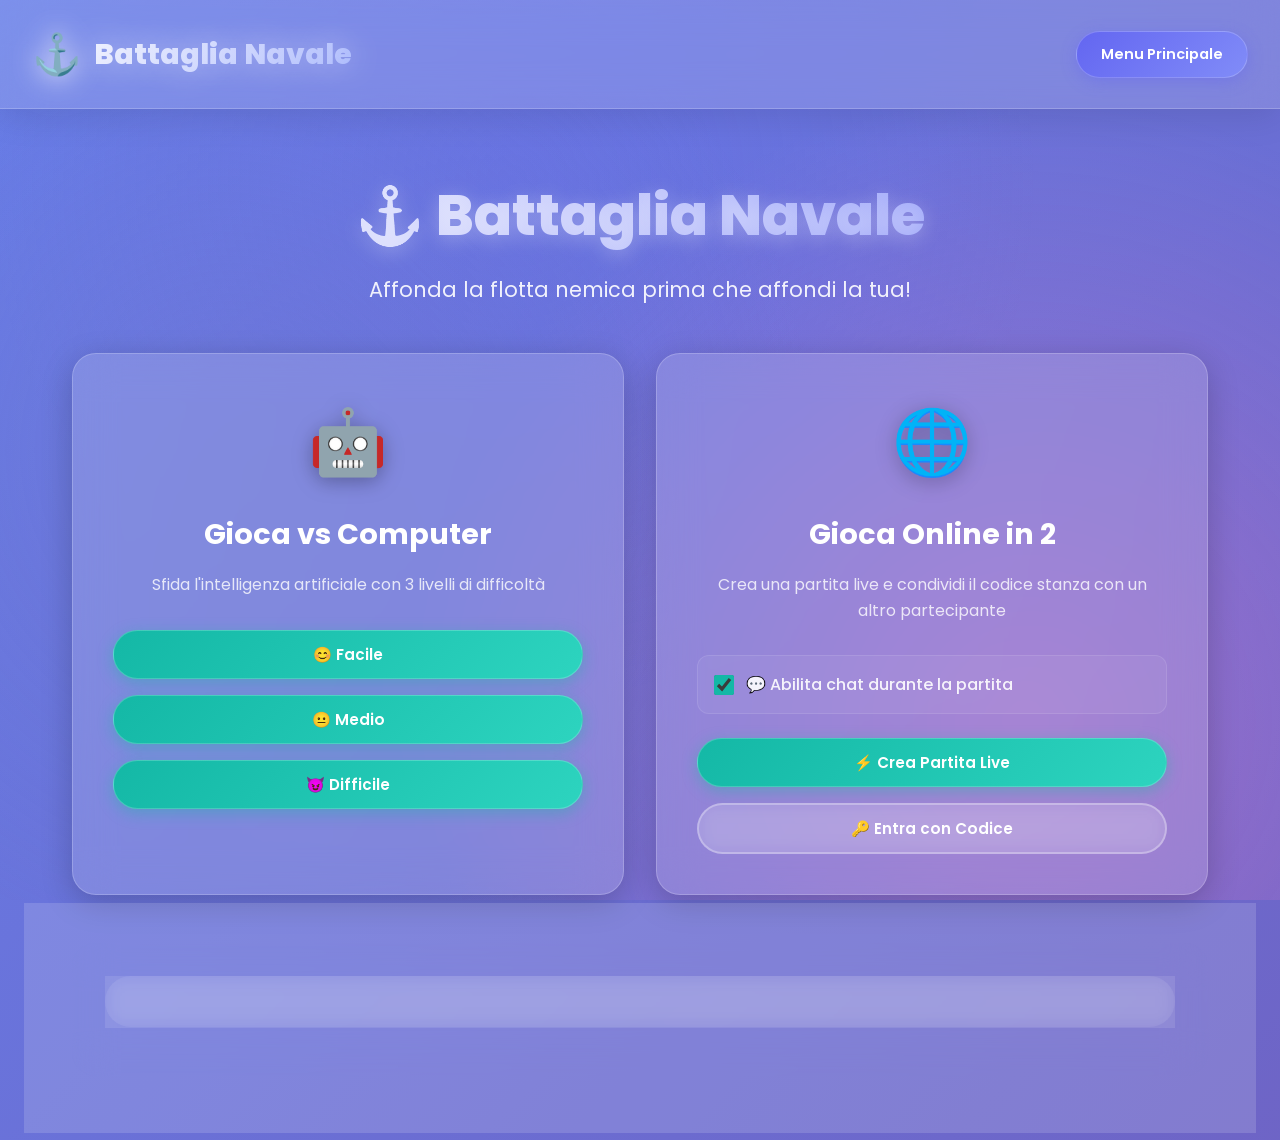
<file: index.html>
<!DOCTYPE html>
<html lang="it">
<head>
    <meta charset="UTF-8">
    <meta name="viewport" content="width=device-width, initial-scale=1.0">
    <meta name="description" content="Battaglia Navale - Gioca contro il computer o sfida un amico online con codice stanza">
    <meta name="keywords" content="battaglia navale, battleship, gioco, ai, multiplayer, online">
    <meta name="author" content="Battaglia Navale">
    
    <meta name="theme-color" content="#6366f1">
    <meta name="apple-mobile-web-app-capable" content="yes">
    <meta name="apple-mobile-web-app-status-bar-style" content="black-translucent">
    <meta name="apple-mobile-web-app-title" content="Battaglia Navale">
    
    <title>Battaglia Navale</title>
    
    <link rel="stylesheet" href="frontend/css/style.css?v=3">
    <link rel="icon" type="image/svg+xml" href="data:image/svg+xml,<svg xmlns='http://www.w3.org/2000/svg' viewBox='0 0 100 100'><text y='.9em' font-size='90'>⚓</text></svg>">
</head>
<body>
    <header>
        <div class="header-content">
            <div class="logo">
                Battaglia Navale
            </div>
            <div class="header-actions">
                <div class="mode-badge" id="modeBadge">Menu Principale</div>
                <button class="btn btn-secondary" id="backBtn" style="display: none;">
                    ← Indietro
                </button>
            </div>
        </div>
    </header>

    <main>
        <div id="menuScreen" class="screen active">
            <div class="menu-container">
                <div class="menu-hero">
                    <h1 class="menu-title">⚓ Battaglia Navale</h1>
                    <p class="menu-subtitle">Affonda la flotta nemica prima che affondi la tua!</p>
                </div>

                <div class="menu-options">
                    <div class="menu-card">
                        <div class="menu-card-icon">🤖</div>
                        <h2 class="menu-card-title">Gioca vs Computer</h2>
                        <p class="menu-card-description">Sfida l'intelligenza artificiale con 3 livelli di difficoltà</p>
                        <div class="difficulty-buttons">
                            <button class="btn btn-primary" data-mode="cpu" data-difficulty="easy">
                                😊 Facile
                            </button>
                            <button class="btn btn-primary" data-mode="cpu" data-difficulty="medium">
                                😐 Medio
                            </button>
                            <button class="btn btn-primary" data-mode="cpu" data-difficulty="hard">
                                😈 Difficile
                            </button>
                        </div>
                    </div>

                    <div class="menu-card">
                        <div class="menu-card-icon">🌐</div>
                        <h2 class="menu-card-title">Gioca Online in 2</h2>
                        <p class="menu-card-description">Crea una partita live e condividi il codice stanza con un altro partecipante</p>
                        <div class="chat-option-container">
                            <label class="chat-option-label">
                                <input type="checkbox" id="enableChatCheckbox" checked>
                                <span class="chat-option-text">💬 Abilita chat durante la partita</span>
                            </label>
                        </div>
                        <div class="difficulty-buttons">
                            <button class="btn btn-primary" data-mode="online-quick">
                                ⚡ Crea Partita Live
                            </button>
                            <button class="btn btn-secondary" data-mode="online-private">
                                🔑 Entra con Codice
                            </button>
                        </div>
                    </div>
                </div>

                <div class="rules-section">
                    <button class="btn btn-secondary" id="toggleRules">
                        📖 Regole del Gioco
                    </button>
                    <div class="rules-content" id="rulesContent" style="display: none;">
                        <h3>Come si gioca</h3>
                        <ul>
                            <li><strong>Obiettivo:</strong> Affonda tutte le navi avversarie prima che affondi le tue</li>
                            <li><strong>Griglia:</strong> 10x10 (A-J, 1-10)</li>
                            <li><strong>Navi:</strong> Portaerei (5), Corazzata (4), Incrociatore (3), Sottomarino (3), Cacciatorpediniere (2)</li>
                            <li><strong>Setup:</strong> Posiziona le tue navi orizzontalmente o verticalmente (senza sovrapposizioni)</li>
                            <li><strong>Turni:</strong> A turno, scegli una cella nella griglia avversaria per attaccare</li>
                            <li><strong>Esiti:</strong> 💧 Acqua (mancato), ✕ Colpito, 💥 Affondato</li>
                            <li><strong>Online:</strong> Un giocatore crea la stanza e condivide il codice, l'altro entra con quel codice</li>
                            <li><strong>Vittoria:</strong> Vince chi affonda per primo tutte le navi avversarie</li>
                        </ul>
                    </div>
                </div>
            </div>
        </div>

        <!-- Setup Screen -->
        <div id="setupScreen" class="screen">
            <div class="setup-container">
                <h2 class="setup-title">Posiziona le tue navi</h2>
                
                <div class="online-setup-info" id="onlineSetupInfo" style="display: none;">
                    <div class="room-code-display">
                        <span>Codice Stanza:</span>
                        <strong id="activeRoomCode">-</strong>
                        <button class="btn btn-secondary btn-sm" onclick="app.copyRoomCode('activeRoomCode')">
                            📋 Copia
                        </button>
                    </div>
                </div>

                <div class="placement-mode-selector">
                    <button class="btn btn-primary mode-btn active" data-mode="quick">
                        ⚡ Modalità Rapida
                    </button>
                    <button class="btn btn-secondary mode-btn" data-mode="manual">
                        ✋ Modalità Manuale
                    </button>
                </div>

                <div class="mode-description" id="modeDescription">
                    <p><strong>Modalità Rapida:</strong> Clicca una cella per posizionare la nave selezionata</p>
                </div>

                <div class="manual-selection-info" id="manualSelectionInfo" style="display: none;">
                    <div class="selection-counter" id="selectionCounter">0/5 celle selezionate</div>
                    <div class="selection-hint" id="selectionHint">Seleziona le celle sulla stessa riga o colonna</div>
                    <div class="manual-actions">
                        <button class="btn btn-secondary" id="cancelSelectionBtn">Annulla</button>
                        <button class="btn btn-primary" id="confirmPlacementBtn" disabled>Conferma</button>
                    </div>
                </div>

                <div class="setup-content">
                    <div class="setup-grid-section">
                        <div id="setupGrid" class="grid grid-large"></div>
                    </div>

                    <div class="setup-ships-section">
                        <h3>Flotta</h3>
                        <ul class="ships-list" id="shipsList"></ul>
                        
                        <div class="setup-actions">
                            <button class="btn btn-secondary" id="rotateBtn">
                                🔄 Ruota
                            </button>
                            <button class="btn btn-secondary" id="randomBtn">
                                🎲 Casuale
                            </button>
                            <button class="btn btn-primary" id="startGameBtn" disabled>
                                ▶️ Inizia Partita
                            </button>
                        </div>
                    </div>
                </div>
            </div>
        </div>

        <!-- Game Screen -->
        <div id="gameScreen" class="screen">
            <div class="game-container">
                <div id="onlineStatusBar" class="online-status-bar" style="display: none;">
                    <div><strong>Partita Online</strong></div>
                    <div><strong>Codice:</strong> <span id="gameRoomCode">-</span>
                        <button class="btn btn-secondary btn-sm" onclick="app.copyRoomCode('gameRoomCode')">
                            📋
                        </button>
                    </div>
                    <div><strong>Stato:</strong> <span id="connectionStatus">Connesso</span></div>
                </div>

                <div class="grids-area">
                    <div class="grid-section grid-section-enemy">
                        <div class="grid-header">
                            <h3 class="grid-title">🎯 Griglia Nemica</h3>
                            <div class="turn-indicator turn-waiting" id="enemyTurnIndicator">
                                In attesa...
                            </div>
                        </div>
                        <div class="grid-wrapper">
                            <div id="enemyGrid" class="grid grid-large"></div>
                            <div class="ships-compact">
                                <h4>⚓ Flotta</h4>
                                <ul class="ships-list-compact" id="enemyShipsList"></ul>
                            </div>
                        </div>
                        <div class="grid-stats">
                            <h4>📊 I Miei Attacchi</h4>
                            <div class="stats-compact">
                                <div class="stat-item-compact">
                                    <div class="stat-label">Colpi</div>
                                    <div class="stat-value" id="shotsCount">0</div>
                                </div>
                                <div class="stat-item-compact">
                                    <div class="stat-label">Colpiti</div>
                                    <div class="stat-value" id="hitsCount">0</div>
                                </div>
                                <div class="stat-item-compact">
                                    <div class="stat-label">Mancati</div>
                                    <div class="stat-value" id="missesCount">0</div>
                                </div>
                                <div class="stat-item-compact">
                                    <div class="stat-label">Precisione</div>
                                    <div class="stat-value" id="accuracyValue">0%</div>
                                </div>
                            </div>
                        </div>
                    </div>

                    <div class="grid-section grid-section-my">
                        <div class="grid-header">
                            <h3 class="grid-title">🛡️ La Mia Flotta</h3>
                            <div class="turn-indicator turn-waiting" id="myTurnIndicator">
                                In attesa...
                            </div>
                        </div>
                        <div class="grid-wrapper">
                            <div id="myGrid" class="grid grid-large"></div>
                            <div class="ships-compact">
                                <h4>🚢 Flotta</h4>
                                <ul class="ships-list-compact" id="myShipsList"></ul>
                            </div>
                        </div>
                        <div class="grid-stats">
                            <h4>📊 Attacchi Nemici</h4>
                            <div class="stats-compact">
                                <div class="stat-item-compact">
                                    <div class="stat-label">Colpi</div>
                                    <div class="stat-value" id="enemyShotsCount">0</div>
                                </div>
                                <div class="stat-item-compact">
                                    <div class="stat-label">Colpiti</div>
                                    <div class="stat-value" id="enemyHitsCount">0</div>
                                </div>
                                <div class="stat-item-compact">
                                    <div class="stat-label">Mancati</div>
                                    <div class="stat-value" id="enemyMissesCount">0</div>
                                </div>
                                <div class="stat-item-compact">
                                    <div class="stat-label">Precisione</div>
                                    <div class="stat-value" id="enemyAccuracyValue">0%</div>
                                </div>
                            </div>
                        </div>
                        <div class="my-grid-actions">
                            <button class="btn btn-secondary" id="surrenderBtn">
                                🏳️ Arrenditi
                            </button>
                        </div>
                    </div>
                </div>

                <div id="chatPanel" class="chat-panel" style="display: none;">
                    <div class="chat-header">
                        <h3>💬 Chat partita</h3>
                    </div>
                    <div id="chatMessages" class="chat-messages"></div>
                    <div class="chat-input-row">
                        <input type="text" id="chatInput" class="chat-input" maxlength="200" placeholder="Scrivi un messaggio...">
                        <button class="btn btn-primary" id="sendChatBtn">Invia</button>
                    </div>
                </div>
            </div>
        </div>

        <!-- Modals -->
        <div id="privateRoomModal" class="modal" style="display: none;">
            <div class="modal-content">
                <h2>🔑 Entra in una partita live</h2>
                <div class="modal-body">
                    <p>Inserisci il codice partecipante condiviso dall'altro giocatore.</p>
                    <input type="text" id="roomCodeInput" class="room-code-input" maxlength="64" placeholder="Es. abc123xyz">
                </div>
                <div class="modal-actions">
                    <button class="btn btn-secondary" id="cancelRoomBtn">Annulla</button>
                    <button class="btn btn-primary" id="joinRoomBtn">Entra</button>
                </div>
            </div>
        </div>

        <div id="slotMachineModal" class="modal" style="display: none;">
            <div class="modal-content slot-machine-modal">
                <h2 class="slot-machine-title">🎉 Complimenti! 🎉</h2>
                <p class="slot-machine-subtitle">Hai affondato una nave!<br>Premi START per scoprire il tuo premio!</p>
                
                <div class="slot-machine-container">
                    <div class="slot-machine">
                        <div class="slot-reel" id="slotReel1">
                            <div class="slot-item">Dimmi</div>
                            <div class="slot-item">Dammi</div>
                            <div class="slot-item">Comanda</div>
                        </div>
                    </div>
                </div>
                
                <div class="slot-result" id="slotResult" style="display: none;">
                    <div class="slot-result-text"></div>
                </div>
                
                <div class="modal-actions">
                    <button class="btn btn-primary btn-large start-button" id="startStopSlotBtn">
                        🎰 START
                    </button>
                    <button class="btn btn-secondary" id="closeSlotBtn" style="display: none;">
                        Continua a Giocare
                    </button>
                </div>
            </div>
        </div>

        <div id="opponentSlotModal" class="modal" style="display: none;">
            <div class="modal-content slot-machine-modal">
                <h2 class="slot-machine-title">😱 Che disdetta!</h2>
                <p class="slot-machine-subtitle">Il tuo avversario ha affondato una tua nave...<br>e ora stai per conoscere la tua penitenza!</p>
                
                <div class="slot-machine-container">
                    <div class="slot-machine">
                        <div class="slot-reel spinning" id="opponentSlotReel">
                            <div class="slot-item">Dimmi</div>
                            <div class="slot-item">Dammi</div>
                            <div class="slot-item">Comanda</div>
                        </div>
                    </div>
                </div>
                
                <div class="slot-result" id="opponentSlotResult" style="display: none;">
                    <div class="slot-result-text"></div>
                </div>
                
                <div class="modal-actions">
                    <button class="btn btn-secondary" id="closeOpponentSlotBtn" style="display: none;">
                        Continua a Giocare
                    </button>
                </div>
            </div>
        </div>

        <div id="gameOverModal" class="modal" style="display: none;">
            <div class="modal-content">
                <h2 id="gameOverTitle">Partita Terminata</h2>
                <div class="modal-body">
                    <div id="gameOverMessage" class="game-over-message"></div>
                    <div id="gameOverStats" class="game-over-stats"></div>
                </div>
                <div class="modal-actions">
                    <button class="btn btn-primary" id="playAgainBtn">Gioca Ancora</button>
                    <button class="btn btn-secondary" id="backToMenuBtn">Menu Principale</button>
                </div>
            </div>
        </div>
    </main>

    <div id="toastContainer" class="toast-container"></div>

    <!-- JavaScript files -->
    <script src="frontend/js/peerjs.min.js?v=5"></script>
    <script src="frontend/js/utils.js?v=5"></script>
    <script src="frontend/js/ship.js?v=5"></script>
    <script src="frontend/js/grid.js?v=5"></script>
    <script src="frontend/js/ai.js?v=5"></script>
    <script src="frontend/js/game-engine.js?v=5"></script>
    <script src="frontend/js/ui.js?v=5"></script>
    <script src="frontend/js/placement-modes.js?v=5"></script>
    <script src="frontend/js/slot-machine.js?v=5"></script>
    <script src="frontend/js/peer-multiplayer.js?v=5"></script>
    <script src="frontend/js/app.js?v=5"></script>
</body>
</html>
</file>
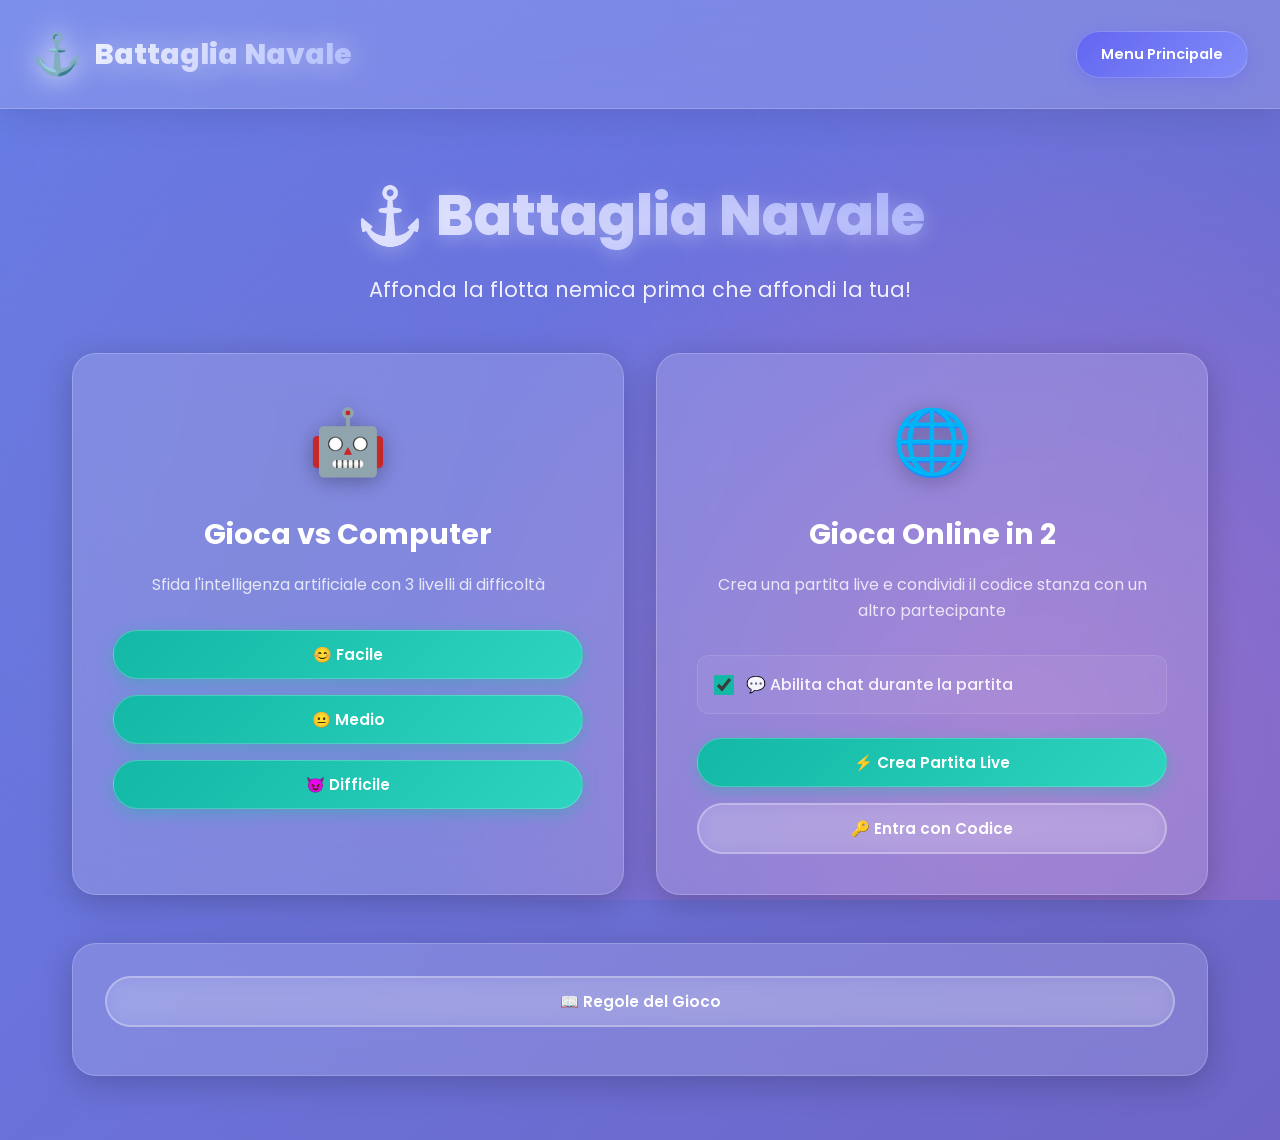
<file: frontend/index.html>
<!DOCTYPE html>
<html lang="it">
<head>
    <meta charset="UTF-8">
    <meta name="viewport" content="width=device-width, initial-scale=1.0">
    <meta name="description" content="Battaglia Navale - Gioca contro il computer o sfida un amico online con codice stanza">
    <meta name="keywords" content="battaglia navale, battleship, gioco, ai, multiplayer, online">
    <meta name="author" content="Battaglia Navale">
    
    <meta name="theme-color" content="#6366f1">
    <meta name="apple-mobile-web-app-capable" content="yes">
    <meta name="apple-mobile-web-app-status-bar-style" content="black-translucent">
    <meta name="apple-mobile-web-app-title" content="Battaglia Navale">
    
    <title>Battaglia Navale</title>
    
    <link rel="stylesheet" href="css/style.css?v=3">
    <link rel="icon" type="image/svg+xml" href="data:image/svg+xml,<svg xmlns='http://www.w3.org/2000/svg' viewBox='0 0 100 100'><text y='.9em' font-size='90'>⚓</text></svg>">
</head>
<body>
    <header>
        <div class="header-content">
            <div class="logo">
                Battaglia Navale
            </div>
            <div class="header-actions">
                <div class="mode-badge" id="modeBadge">Menu Principale</div>
                <button class="btn btn-secondary" id="backBtn" style="display: none;">
                    ← Indietro
                </button>
            </div>
        </div>
    </header>

    <main>
        <div id="menuScreen" class="screen active">
            <div class="menu-container">
                <div class="menu-hero">
                    <h1 class="menu-title">⚓ Battaglia Navale</h1>
                    <p class="menu-subtitle">Affonda la flotta nemica prima che affondi la tua!</p>
                </div>

                <div class="menu-options">
                    <div class="menu-card">
                        <div class="menu-card-icon">🤖</div>
                        <h2 class="menu-card-title">Gioca vs Computer</h2>
                        <p class="menu-card-description">Sfida l'intelligenza artificiale con 3 livelli di difficoltà</p>
                        <div class="difficulty-buttons">
                            <button class="btn btn-primary" data-mode="cpu" data-difficulty="easy">
                                😊 Facile
                            </button>
                            <button class="btn btn-primary" data-mode="cpu" data-difficulty="medium">
                                😐 Medio
                            </button>
                            <button class="btn btn-primary" data-mode="cpu" data-difficulty="hard">
                                😈 Difficile
                            </button>
                        </div>
                    </div>

                    <div class="menu-card">
                        <div class="menu-card-icon">🌐</div>
                        <h2 class="menu-card-title">Gioca Online in 2</h2>
                        <p class="menu-card-description">Crea una partita live e condividi il codice stanza con un altro partecipante</p>
                        <div class="chat-option-container">
                            <label class="chat-option-label">
                                <input type="checkbox" id="enableChatCheckbox" checked>
                                <span class="chat-option-text">💬 Abilita chat durante la partita</span>
                            </label>
                        </div>
                        <div class="difficulty-buttons">
                            <button class="btn btn-primary" data-mode="online-quick">
                                ⚡ Crea Partita Live
                            </button>
                            <button class="btn btn-secondary" data-mode="online-private">
                                🔑 Entra con Codice
                            </button>
                        </div>
                    </div>
                </div>

                <div class="rules-section">
                    <button class="btn btn-secondary" id="toggleRules">
                        📖 Regole del Gioco
                    </button>
                    <div class="rules-content" id="rulesContent" style="display: none;">
                        <h3>Come si gioca</h3>
                        <ul>
                            <li><strong>Obiettivo:</strong> Affonda tutte le navi avversarie prima che affondi le tue</li>
                            <li><strong>Griglia:</strong> 10x10 (A-J, 1-10)</li>
                            <li><strong>Navi:</strong> Portaerei (5), Corazzata (4), Incrociatore (3), Sottomarino (3), Cacciatorpediniere (2)</li>
                            <li><strong>Setup:</strong> Posiziona le tue navi orizzontalmente o verticalmente (senza sovrapposizioni)</li>
                            <li><strong>Turni:</strong> A turno, scegli una cella nella griglia avversaria per attaccare</li>
                            <li><strong>Esiti:</strong> 💧 Acqua (mancato), ✕ Colpito, 💥 Affondato</li>
                            <li><strong>Online:</strong> Un giocatore crea la stanza e condivide il codice, l'altro entra con quel codice</li>
                            <li><strong>Vittoria:</strong> Vince chi affonda per primo tutte le navi avversarie</li>
                        </ul>
                    </div>
                </div>
            </div>
        </div>

        <!-- Setup Screen -->
        <div id="setupScreen" class="screen">
            <div class="setup-container">
                <h2 class="setup-title">Posiziona le tue navi</h2>
                
                <div class="online-setup-info" id="onlineSetupInfo" style="display: none;">
                    <div class="room-code-display">
                        <span>Codice Stanza:</span>
                        <strong id="activeRoomCode">-</strong>
                        <button class="btn btn-secondary btn-sm" onclick="app.copyRoomCode('activeRoomCode')">
                            📋 Copia
                        </button>
                    </div>
                </div>

                <div class="placement-mode-selector">
                    <button class="btn btn-primary mode-btn active" data-mode="quick">
                        ⚡ Modalità Rapida
                    </button>
                    <button class="btn btn-secondary mode-btn" data-mode="manual">
                        ✋ Modalità Manuale
                    </button>
                </div>

                <div class="mode-description" id="modeDescription">
                    <p><strong>Modalità Rapida:</strong> Clicca una cella per posizionare la nave selezionata</p>
                </div>

                <div class="manual-selection-info" id="manualSelectionInfo" style="display: none;">
                    <div class="selection-counter" id="selectionCounter">0/5 celle selezionate</div>
                    <div class="selection-hint" id="selectionHint">Seleziona le celle sulla stessa riga o colonna</div>
                    <div class="manual-actions">
                        <button class="btn btn-secondary" id="cancelSelectionBtn">Annulla</button>
                        <button class="btn btn-primary" id="confirmPlacementBtn" disabled>Conferma</button>
                    </div>
                </div>

                <div class="setup-content">
                    <div class="setup-grid-section">
                        <div id="setupGrid" class="grid grid-large"></div>
                    </div>

                    <div class="setup-ships-section">
                        <h3>Flotta</h3>
                        <ul class="ships-list" id="shipsList"></ul>
                        
                        <div class="setup-actions">
                            <button class="btn btn-secondary" id="rotateBtn">
                                🔄 Ruota
                            </button>
                            <button class="btn btn-secondary" id="randomBtn">
                                🎲 Casuale
                            </button>
                            <button class="btn btn-primary" id="startGameBtn" disabled>
                                ▶️ Inizia Partita
                            </button>
                        </div>
                    </div>
                </div>
            </div>
        </div>

        <!-- Game Screen -->
        <div id="gameScreen" class="screen">
            <div class="game-container">
                <div id="onlineStatusBar" class="online-status-bar" style="display: none;">
                    <div><strong>Partita Online</strong></div>
                    <div><strong>Codice:</strong> <span id="gameRoomCode">-</span>
                        <button class="btn btn-secondary btn-sm" onclick="app.copyRoomCode('gameRoomCode')">
                            📋
                        </button>
                    </div>
                    <div><strong>Stato:</strong> <span id="connectionStatus">Connesso</span></div>
                </div>

                <div class="grids-area">
                    <div class="grid-section grid-section-enemy">
                        <div class="grid-header">
                            <h3 class="grid-title">🎯 Griglia Nemica</h3>
                            <div class="turn-indicator turn-waiting" id="enemyTurnIndicator">
                                In attesa...
                            </div>
                        </div>
                        <div class="grid-wrapper">
                            <div id="enemyGrid" class="grid grid-large"></div>
                            <div class="ships-compact">
                                <h4>⚓ Flotta</h4>
                                <ul class="ships-list-compact" id="enemyShipsList"></ul>
                            </div>
                        </div>
                        <div class="grid-stats">
                            <h4>📊 I Miei Attacchi</h4>
                            <div class="stats-compact">
                                <div class="stat-item-compact">
                                    <div class="stat-label">Colpi</div>
                                    <div class="stat-value" id="shotsCount">0</div>
                                </div>
                                <div class="stat-item-compact">
                                    <div class="stat-label">Colpiti</div>
                                    <div class="stat-value" id="hitsCount">0</div>
                                </div>
                                <div class="stat-item-compact">
                                    <div class="stat-label">Mancati</div>
                                    <div class="stat-value" id="missesCount">0</div>
                                </div>
                                <div class="stat-item-compact">
                                    <div class="stat-label">Precisione</div>
                                    <div class="stat-value" id="accuracyValue">0%</div>
                                </div>
                            </div>
                        </div>
                    </div>

                    <div class="grid-section grid-section-my">
                        <div class="grid-header">
                            <h3 class="grid-title">🛡️ La Mia Flotta</h3>
                            <div class="turn-indicator turn-waiting" id="myTurnIndicator">
                                In attesa...
                            </div>
                        </div>
                        <div class="grid-wrapper">
                            <div id="myGrid" class="grid grid-large"></div>
                            <div class="ships-compact">
                                <h4>🚢 Flotta</h4>
                                <ul class="ships-list-compact" id="myShipsList"></ul>
                            </div>
                        </div>
                        <div class="grid-stats">
                            <h4>📊 Attacchi Nemici</h4>
                            <div class="stats-compact">
                                <div class="stat-item-compact">
                                    <div class="stat-label">Colpi</div>
                                    <div class="stat-value" id="enemyShotsCount">0</div>
                                </div>
                                <div class="stat-item-compact">
                                    <div class="stat-label">Colpiti</div>
                                    <div class="stat-value" id="enemyHitsCount">0</div>
                                </div>
                                <div class="stat-item-compact">
                                    <div class="stat-label">Mancati</div>
                                    <div class="stat-value" id="enemyMissesCount">0</div>
                                </div>
                                <div class="stat-item-compact">
                                    <div class="stat-label">Precisione</div>
                                    <div class="stat-value" id="enemyAccuracyValue">0%</div>
                                </div>
                            </div>
                        </div>
                        <div class="my-grid-actions">
                            <button class="btn btn-secondary" id="surrenderBtn">
                                🏳️ Arrenditi
                            </button>
                        </div>
                    </div>
                </div>

                <!-- Webcam Panel (solo per modalità Face-to-Face) -->
                <div id="webcamPanel" class="webcam-panel" style="display: none;">
                    <div class="webcam-panel-header">
                        <div class="webcam-panel-title">
                            <span>📹</span>
                            <span>Face-to-Face</span>
                        </div>
                        <button class="webcam-toggle-btn" id="toggleWebcamBtn">
                            Attiva Webcam
                        </button>
                    </div>
                    
                    <div class="video-container local-video">
                        <div class="video-label">Tu</div>
                        <div class="webcam-status" id="localWebcamStatus"></div>
                        <video id="localVideo" autoplay muted playsinline></video>
                        <div class="video-placeholder" id="localVideoPlaceholder">
                            <div class="video-placeholder-icon">📹</div>
                            <div>Webcam non attiva</div>
                        </div>
                    </div>
                    
                    <div class="video-container remote-video">
                        <div class="video-label">Avversario</div>
                        <div class="webcam-status disconnected" id="remoteWebcamStatus"></div>
                        <video id="remoteVideo" autoplay playsinline></video>
                        <div class="video-placeholder" id="remoteVideoPlaceholder">
                            <div class="video-placeholder-icon">👤</div>
                            <div>In attesa dell'avversario...</div>
                        </div>
                    </div>
                </div>

                <div id="chatPanel" class="chat-panel" style="display: none;">
                    <div class="chat-header">
                        <h3>💬 Chat partita</h3>
                    </div>
                    <div id="chatMessages" class="chat-messages"></div>
                    <div class="chat-input-row">
                        <input type="text" id="chatInput" class="chat-input" maxlength="200" placeholder="Scrivi un messaggio...">
                        <button class="btn btn-primary" id="sendChatBtn">Invia</button>
                    </div>
                </div>
            </div>
        </div>

        <!-- Modals -->
        <div id="privateRoomModal" class="modal" style="display: none;">
            <div class="modal-content">
                <h2>🔑 Entra in una partita live</h2>
                <div class="modal-body">
                    <p>Inserisci il codice partecipante condiviso dall'altro giocatore.</p>
                    <input type="text" id="roomCodeInput" class="room-code-input" maxlength="64" placeholder="Es. abc123xyz">
                </div>
                <div class="modal-actions">
                    <button class="btn btn-secondary" id="cancelRoomBtn">Annulla</button>
                    <button class="btn btn-primary" id="joinRoomBtn">Entra</button>
                </div>
            </div>
        </div>

        <div id="slotMachineModal" class="modal" style="display: none;">
            <div class="modal-content slot-machine-modal">
                <h2 class="slot-machine-title">🎉 Complimenti! 🎉</h2>
                <p class="slot-machine-subtitle">Hai affondato una nave!<br>Premi START per scoprire il tuo premio!</p>
                
                <div class="slot-machine-container">
                    <div class="slot-machine">
                        <div class="slot-reel" id="slotReel1">
                            <div class="slot-item">Dimmi</div>
                            <div class="slot-item">Dammi</div>
                            <div class="slot-item">Comanda</div>
                        </div>
                    </div>
                </div>
                
                <div class="slot-result" id="slotResult" style="display: none;">
                    <div class="slot-result-text"></div>
                </div>
                
                <div class="modal-actions">
                    <button class="btn btn-primary btn-large start-button" id="startStopSlotBtn">
                        🎰 START
                    </button>
                    <button class="btn btn-secondary" id="closeSlotBtn" style="display: none;">
                        Continua a Giocare
                    </button>
                </div>
            </div>
        </div>

        <div id="opponentSlotModal" class="modal" style="display: none;">
            <div class="modal-content slot-machine-modal">
                <h2 class="slot-machine-title">😱 Che disdetta!</h2>
                <p class="slot-machine-subtitle">Il tuo avversario ha affondato una tua nave...<br>e ora stai per conoscere la tua penitenza!</p>
                
                <div class="slot-machine-container">
                    <div class="slot-machine">
                        <div class="slot-reel spinning" id="opponentSlotReel">
                            <div class="slot-item">Dimmi</div>
                            <div class="slot-item">Dammi</div>
                            <div class="slot-item">Comanda</div>
                        </div>
                    </div>
                </div>
                
                <div class="slot-result" id="opponentSlotResult" style="display: none;">
                    <div class="slot-result-text"></div>
                </div>
                
                <div class="modal-actions">
                    <button class="btn btn-secondary" id="closeOpponentSlotBtn" style="display: none;">
                        Continua a Giocare
                    </button>
                </div>
            </div>
        </div>

        <div id="gameOverModal" class="modal" style="display: none;">
            <div class="modal-content">
                <h2 id="gameOverTitle">Partita Terminata</h2>
                <div class="modal-body">
                    <div id="gameOverMessage" class="game-over-message"></div>
                    <div id="gameOverStats" class="game-over-stats"></div>
                </div>
                <div class="modal-actions">
                    <button class="btn btn-primary" id="playAgainBtn">Gioca Ancora</button>
                    <button class="btn btn-secondary" id="backToMenuBtn">Menu Principale</button>
                </div>
            </div>
        </div>
    </main>

    <div id="toastContainer" class="toast-container"></div>

    <!-- JavaScript files -->
    <script src="js/peerjs.min.js?v=5"></script>
    <script src="js/utils.js?v=5"></script>
    <script src="js/ship.js?v=5"></script>
    <script src="js/grid.js?v=5"></script>
    <script src="js/ai.js?v=5"></script>
    <script src="js/game-engine.js?v=5"></script>
    <script src="js/ui.js?v=5"></script>
    <script src="js/placement-modes.js?v=5"></script>
    <script src="js/slot-machine.js?v=5"></script>
    <script src="js/webcam-manager.js?v=6"></script>
    <script src="js/peer-multiplayer.js?v=6"></script>
    <script src="js/app.js?v=6"></script>
</body>
</html>
</file>
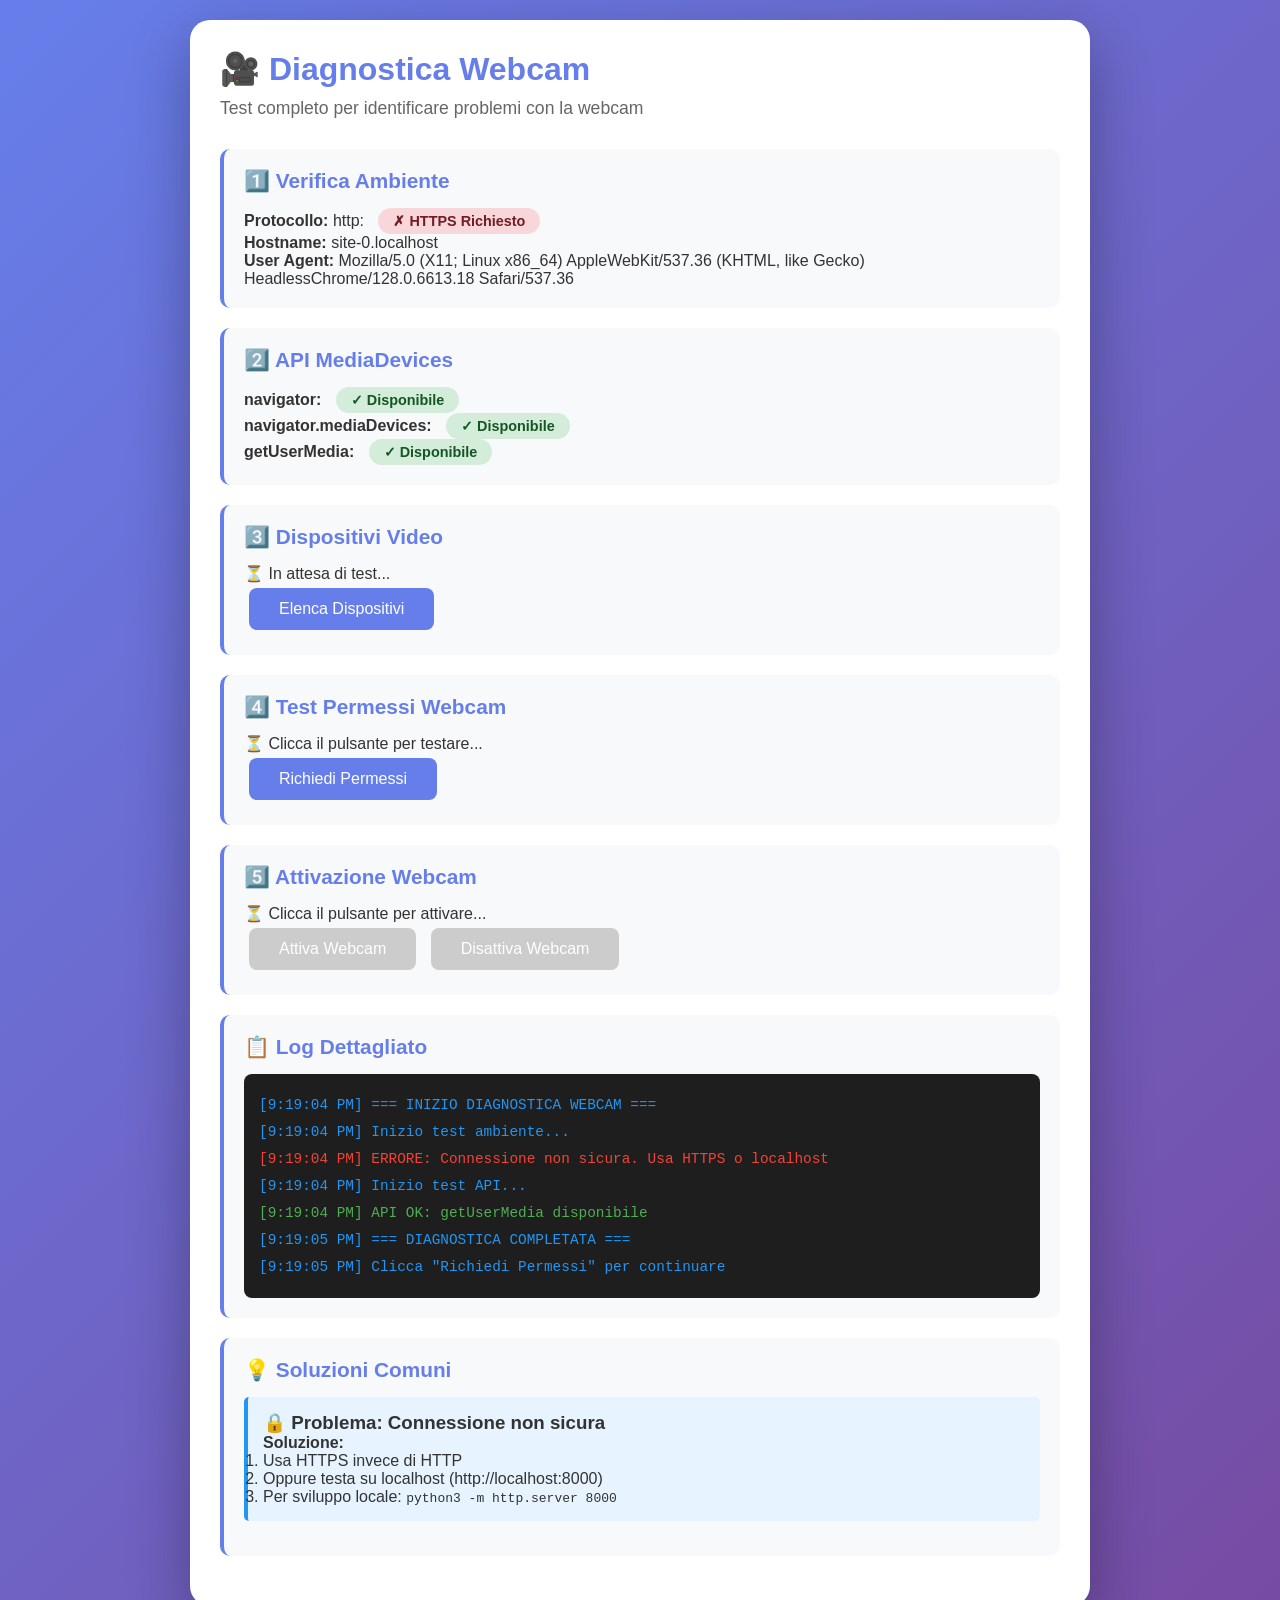
<file: test-webcam-diagnostics.html>
<!DOCTYPE html>
<html lang="it">
<head>
    <meta charset="UTF-8">
    <meta name="viewport" content="width=device-width, initial-scale=1.0">
    <title>Test Diagnostica Webcam</title>
    <style>
        * {
            margin: 0;
            padding: 0;
            box-sizing: border-box;
        }
        
        body {
            font-family: 'Segoe UI', Tahoma, Geneva, Verdana, sans-serif;
            background: linear-gradient(135deg, #667eea 0%, #764ba2 100%);
            min-height: 100vh;
            padding: 20px;
            color: #333;
        }
        
        .container {
            max-width: 900px;
            margin: 0 auto;
            background: white;
            border-radius: 20px;
            padding: 30px;
            box-shadow: 0 20px 60px rgba(0,0,0,0.3);
        }
        
        h1 {
            color: #667eea;
            margin-bottom: 10px;
            font-size: 2em;
        }
        
        .subtitle {
            color: #666;
            margin-bottom: 30px;
            font-size: 1.1em;
        }
        
        .test-section {
            background: #f8f9fa;
            border-radius: 10px;
            padding: 20px;
            margin-bottom: 20px;
            border-left: 4px solid #667eea;
        }
        
        .test-section h2 {
            color: #667eea;
            margin-bottom: 15px;
            font-size: 1.3em;
        }
        
        .status {
            display: inline-block;
            padding: 5px 15px;
            border-radius: 20px;
            font-weight: bold;
            margin-left: 10px;
            font-size: 0.9em;
        }
        
        .status.success {
            background: #d4edda;
            color: #155724;
        }
        
        .status.error {
            background: #f8d7da;
            color: #721c24;
        }
        
        .status.warning {
            background: #fff3cd;
            color: #856404;
        }
        
        .status.info {
            background: #d1ecf1;
            color: #0c5460;
        }
        
        button {
            background: #667eea;
            color: white;
            border: none;
            padding: 12px 30px;
            border-radius: 8px;
            font-size: 1em;
            cursor: pointer;
            transition: all 0.3s;
            margin: 5px;
        }
        
        button:hover {
            background: #5568d3;
            transform: translateY(-2px);
            box-shadow: 0 5px 15px rgba(102, 126, 234, 0.4);
        }
        
        button:disabled {
            background: #ccc;
            cursor: not-allowed;
            transform: none;
        }
        
        .video-container {
            display: flex;
            gap: 20px;
            margin-top: 20px;
            flex-wrap: wrap;
        }
        
        .video-box {
            flex: 1;
            min-width: 300px;
            background: #000;
            border-radius: 10px;
            overflow: hidden;
            position: relative;
        }
        
        video {
            width: 100%;
            height: auto;
            display: block;
        }
        
        .video-label {
            position: absolute;
            top: 10px;
            left: 10px;
            background: rgba(0,0,0,0.7);
            color: white;
            padding: 5px 15px;
            border-radius: 5px;
            font-size: 0.9em;
        }
        
        .info-box {
            background: #e7f3ff;
            border-left: 4px solid #2196F3;
            padding: 15px;
            margin: 15px 0;
            border-radius: 5px;
        }
        
        .error-box {
            background: #ffebee;
            border-left: 4px solid #f44336;
            padding: 15px;
            margin: 15px 0;
            border-radius: 5px;
        }
        
        .log {
            background: #1e1e1e;
            color: #d4d4d4;
            padding: 15px;
            border-radius: 8px;
            font-family: 'Courier New', monospace;
            font-size: 0.9em;
            max-height: 300px;
            overflow-y: auto;
            margin-top: 15px;
        }
        
        .log-entry {
            margin: 5px 0;
            padding: 3px 0;
        }
        
        .log-success { color: #4caf50; }
        .log-error { color: #f44336; }
        .log-warning { color: #ff9800; }
        .log-info { color: #2196F3; }
    </style>
</head>
<body>
    <div class="container">
        <h1>🎥 Diagnostica Webcam</h1>
        <p class="subtitle">Test completo per identificare problemi con la webcam</p>
        
        <!-- Test 1: Ambiente -->
        <div class="test-section">
            <h2>1️⃣ Verifica Ambiente</h2>
            <div id="envTest">
                <p>⏳ In attesa di test...</p>
            </div>
        </div>
        
        <!-- Test 2: API Disponibilità -->
        <div class="test-section">
            <h2>2️⃣ API MediaDevices</h2>
            <div id="apiTest">
                <p>⏳ In attesa di test...</p>
            </div>
        </div>
        
        <!-- Test 3: Dispositivi -->
        <div class="test-section">
            <h2>3️⃣ Dispositivi Video</h2>
            <div id="devicesTest">
                <p>⏳ In attesa di test...</p>
            </div>
            <button id="listDevicesBtn">Elenca Dispositivi</button>
        </div>
        
        <!-- Test 4: Permessi -->
        <div class="test-section">
            <h2>4️⃣ Test Permessi Webcam</h2>
            <div id="permissionsTest">
                <p>⏳ Clicca il pulsante per testare...</p>
            </div>
            <button id="testPermissionsBtn">Richiedi Permessi</button>
        </div>
        
        <!-- Test 5: Attivazione Webcam -->
        <div class="test-section">
            <h2>5️⃣ Attivazione Webcam</h2>
            <div id="webcamTest">
                <p>⏳ Clicca il pulsante per attivare...</p>
            </div>
            <button id="enableWebcamBtn" disabled>Attiva Webcam</button>
            <button id="disableWebcamBtn" disabled>Disattiva Webcam</button>
            
            <div class="video-container" id="videoContainer" style="display: none;">
                <div class="video-box">
                    <div class="video-label">📹 La Tua Webcam</div>
                    <video id="localVideo" autoplay playsinline muted></video>
                </div>
            </div>
        </div>
        
        <!-- Log Console -->
        <div class="test-section">
            <h2>📋 Log Dettagliato</h2>
            <div class="log" id="logContainer"></div>
        </div>
        
        <!-- Soluzioni -->
        <div class="test-section">
            <h2>💡 Soluzioni Comuni</h2>
            <div id="solutions"></div>
        </div>
    </div>

    <script>
        // Logger
        const logger = {
            log(message, type = 'info') {
                const logContainer = document.getElementById('logContainer');
                const entry = document.createElement('div');
                entry.className = `log-entry log-${type}`;
                const timestamp = new Date().toLocaleTimeString();
                entry.textContent = `[${timestamp}] ${message}`;
                logContainer.appendChild(entry);
                logContainer.scrollTop = logContainer.scrollHeight;
                console.log(`[${type.toUpperCase()}]`, message);
            }
        };

        let localStream = null;

        // Test 1: Ambiente
        function testEnvironment() {
            logger.log('Inizio test ambiente...', 'info');
            const envTest = document.getElementById('envTest');
            let html = '';
            
            const protocol = window.location.protocol;
            const hostname = window.location.hostname;
            const isSecure = protocol === 'https:' || hostname === 'localhost' || hostname === '127.0.0.1';
            
            html += `<p><strong>Protocollo:</strong> ${protocol} `;
            html += isSecure ? '<span class="status success">✓ OK</span>' : '<span class="status error">✗ HTTPS Richiesto</span>';
            html += '</p>';
            
            html += `<p><strong>Hostname:</strong> ${hostname}</p>`;
            html += `<p><strong>User Agent:</strong> ${navigator.userAgent}</p>`;
            
            envTest.innerHTML = html;
            
            if (!isSecure) {
                logger.log('ERRORE: Connessione non sicura. Usa HTTPS o localhost', 'error');
                showSolution('https');
            } else {
                logger.log('Ambiente OK: Connessione sicura', 'success');
            }
            
            return isSecure;
        }

        // Test 2: API
        function testAPI() {
            logger.log('Inizio test API...', 'info');
            const apiTest = document.getElementById('apiTest');
            let html = '';
            
            const hasNavigator = typeof navigator !== 'undefined';
            const hasMediaDevices = hasNavigator && navigator.mediaDevices;
            const hasGetUserMedia = hasMediaDevices && typeof navigator.mediaDevices.getUserMedia === 'function';
            
            html += `<p><strong>navigator:</strong> `;
            html += hasNavigator ? '<span class="status success">✓ Disponibile</span>' : '<span class="status error">✗ Non disponibile</span>';
            html += '</p>';
            
            html += `<p><strong>navigator.mediaDevices:</strong> `;
            html += hasMediaDevices ? '<span class="status success">✓ Disponibile</span>' : '<span class="status error">✗ Non disponibile</span>';
            html += '</p>';
            
            html += `<p><strong>getUserMedia:</strong> `;
            html += hasGetUserMedia ? '<span class="status success">✓ Disponibile</span>' : '<span class="status error">✗ Non disponibile</span>';
            html += '</p>';
            
            apiTest.innerHTML = html;
            
            if (!hasGetUserMedia) {
                logger.log('ERRORE: API getUserMedia non disponibile', 'error');
                showSolution('browser');
                return false;
            }
            
            logger.log('API OK: getUserMedia disponibile', 'success');
            return true;
        }

        // Test 3: Dispositivi
        async function testDevices() {
            logger.log('Inizio test dispositivi...', 'info');
            const devicesTest = document.getElementById('devicesTest');
            
            try {
                const devices = await navigator.mediaDevices.enumerateDevices();
                const videoDevices = devices.filter(d => d.kind === 'videoinput');
                
                let html = `<p><strong>Dispositivi totali:</strong> ${devices.length}</p>`;
                html += `<p><strong>Webcam trovate:</strong> ${videoDevices.length} `;
                
                if (videoDevices.length > 0) {
                    html += '<span class="status success">✓ OK</span></p>';
                    html += '<ul>';
                    videoDevices.forEach((device, i) => {
                        html += `<li>${i + 1}. ${device.label || 'Webcam ' + (i + 1)} (ID: ${device.deviceId.substring(0, 20)}...)</li>`;
                    });
                    html += '</ul>';
                    logger.log(`Trovate ${videoDevices.length} webcam`, 'success');
                } else {
                    html += '<span class="status error">✗ Nessuna webcam</span></p>';
                    logger.log('ERRORE: Nessuna webcam trovata', 'error');
                    showSolution('nowebcam');
                }
                
                devicesTest.innerHTML = html;
                return videoDevices.length > 0;
                
            } catch (error) {
                logger.log(`ERRORE enumerazione dispositivi: ${error.message}`, 'error');
                devicesTest.innerHTML = `<p class="error-box">Errore: ${error.message}</p>`;
                return false;
            }
        }

        // Test 4: Permessi
        async function testPermissions() {
            logger.log('Richiesta permessi webcam...', 'info');
            const permissionsTest = document.getElementById('permissionsTest');
            
            try {
                // Richiedi solo permessi senza attivare lo stream
                const stream = await navigator.mediaDevices.getUserMedia({ 
                    video: true, 
                    audio: false 
                });
                
                // Ferma immediatamente lo stream
                stream.getTracks().forEach(track => track.stop());
                
                permissionsTest.innerHTML = '<p class="info-box">✓ Permessi concessi! Ora puoi attivare la webcam.</p>';
                logger.log('Permessi concessi con successo', 'success');
                
                document.getElementById('enableWebcamBtn').disabled = false;
                return true;
                
            } catch (error) {
                logger.log(`ERRORE permessi: ${error.name} - ${error.message}`, 'error');
                
                let html = '<div class="error-box">';
                html += `<p><strong>Errore:</strong> ${error.name}</p>`;
                html += `<p><strong>Messaggio:</strong> ${error.message}</p>`;
                
                if (error.name === 'NotAllowedError') {
                    html += '<p>❌ Hai negato i permessi per la webcam.</p>';
                    showSolution('permissions');
                } else if (error.name === 'NotFoundError') {
                    html += '<p>❌ Nessuna webcam trovata sul dispositivo.</p>';
                    showSolution('nowebcam');
                } else if (error.name === 'NotReadableError') {
                    html += '<p>❌ La webcam è in uso da un\'altra applicazione.</p>';
                    showSolution('inuse');
                }
                
                html += '</div>';
                permissionsTest.innerHTML = html;
                return false;
            }
        }

        // Test 5: Attivazione Webcam
        async function enableWebcam() {
            logger.log('Attivazione webcam...', 'info');
            const webcamTest = document.getElementById('webcamTest');
            const videoContainer = document.getElementById('videoContainer');
            const localVideo = document.getElementById('localVideo');
            
            try {
                localStream = await navigator.mediaDevices.getUserMedia({
                    video: {
                        width: { ideal: 640 },
                        height: { ideal: 480 },
                        facingMode: 'user'
                    },
                    audio: false
                });
                
                localVideo.srcObject = localStream;
                videoContainer.style.display = 'flex';
                
                webcamTest.innerHTML = '<p class="info-box">✓ Webcam attivata con successo!</p>';
                logger.log('Webcam attivata e stream collegato', 'success');
                
                document.getElementById('enableWebcamBtn').disabled = true;
                document.getElementById('disableWebcamBtn').disabled = false;
                
                // Info stream
                const videoTrack = localStream.getVideoTracks()[0];
                const settings = videoTrack.getSettings();
                logger.log(`Risoluzione: ${settings.width}x${settings.height}`, 'info');
                logger.log(`Frame rate: ${settings.frameRate} FPS`, 'info');
                
            } catch (error) {
                logger.log(`ERRORE attivazione: ${error.name} - ${error.message}`, 'error');
                webcamTest.innerHTML = `<div class="error-box"><p>Errore: ${error.message}</p></div>`;
            }
        }

        function disableWebcam() {
            logger.log('Disattivazione webcam...', 'info');
            
            if (localStream) {
                localStream.getTracks().forEach(track => {
                    track.stop();
                    logger.log(`Track ${track.kind} fermato`, 'info');
                });
                
                document.getElementById('localVideo').srcObject = null;
                document.getElementById('videoContainer').style.display = 'none';
                localStream = null;
                
                document.getElementById('enableWebcamBtn').disabled = false;
                document.getElementById('disableWebcamBtn').disabled = true;
                
                logger.log('Webcam disattivata', 'success');
            }
        }

        function showSolution(type) {
            const solutions = document.getElementById('solutions');
            let html = '';
            
            switch(type) {
                case 'https':
                    html = `
                        <div class="info-box">
                            <h3>🔒 Problema: Connessione non sicura</h3>
                            <p><strong>Soluzione:</strong></p>
                            <ol>
                                <li>Usa HTTPS invece di HTTP</li>
                                <li>Oppure testa su localhost (http://localhost:8000)</li>
                                <li>Per sviluppo locale: <code>python3 -m http.server 8000</code></li>
                            </ol>
                        </div>
                    `;
                    break;
                    
                case 'browser':
                    html = `
                        <div class="info-box">
                            <h3>🌐 Problema: Browser non supportato</h3>
                            <p><strong>Soluzione:</strong></p>
                            <ol>
                                <li>Usa Chrome 80+, Firefox 75+, o Safari 14+</li>
                                <li>Aggiorna il browser all'ultima versione</li>
                            </ol>
                        </div>
                    `;
                    break;
                    
                case 'nowebcam':
                    html = `
                        <div class="info-box">
                            <h3>📹 Problema: Nessuna webcam trovata</h3>
                            <p><strong>Soluzione:</strong></p>
                            <ol>
                                <li>Collega una webcam USB</li>
                                <li>Verifica che la webcam sia riconosciuta dal sistema</li>
                                <li>Riavvia il browser dopo aver collegato la webcam</li>
                            </ol>
                        </div>
                    `;
                    break;
                    
                case 'permissions':
                    html = `
                        <div class="info-box">
                            <h3>🔐 Problema: Permessi negati</h3>
                            <p><strong>Soluzione:</strong></p>
                            <ol>
                                <li>Clicca sull'icona del lucchetto nella barra URL</li>
                                <li>Trova "Fotocamera" e seleziona "Consenti"</li>
                                <li>Ricarica la pagina</li>
                            </ol>
                        </div>
                    `;
                    break;
                    
                case 'inuse':
                    html = `
                        <div class="info-box">
                            <h3>⚠️ Problema: Webcam in uso</h3>
                            <p><strong>Soluzione:</strong></p>
                            <ol>
                                <li>Chiudi altre applicazioni che usano la webcam (Zoom, Skype, Teams, ecc.)</li>
                                <li>Chiudi altre schede del browser che usano la webcam</li>
                                <li>Riavvia il browser</li>
                            </ol>
                        </div>
                    `;
                    break;
            }
            
            solutions.innerHTML = html;
        }

        // Event Listeners
        document.getElementById('listDevicesBtn').addEventListener('click', testDevices);
        document.getElementById('testPermissionsBtn').addEventListener('click', testPermissions);
        document.getElementById('enableWebcamBtn').addEventListener('click', enableWebcam);
        document.getElementById('disableWebcamBtn').addEventListener('click', disableWebcam);

        // Auto-run tests
        window.addEventListener('load', async () => {
            logger.log('=== INIZIO DIAGNOSTICA WEBCAM ===', 'info');
            
            const envOk = testEnvironment();
            await new Promise(r => setTimeout(r, 500));
            
            const apiOk = testAPI();
            await new Promise(r => setTimeout(r, 500));
            
            if (envOk && apiOk) {
                await testDevices();
            }
            
            logger.log('=== DIAGNOSTICA COMPLETATA ===', 'info');
            logger.log('Clicca "Richiedi Permessi" per continuare', 'info');
        });
    </script>
</body>
</html>
</file>
<file: frontend/css/style.css>
@import url('https://fonts.googleapis.com/css2?family=Poppins:wght@300;400;600;700;800&display=swap');

* {
    margin: 0;
    padding: 0;
    box-sizing: border-box;
}

:root {
    --primary-color: #6366f1;
    --primary-light: #818cf8;
    --primary-dark: #4f46e5;
    --secondary-color: #14b8a6;
    --secondary-light: #2dd4bf;
    --accent-color: #f59e0b;
    --danger-color: #ef4444;
    --success-color: #10b981;
    --water-color: #0ea5e9;
    --water-light: #38bdf8;
    --water-dark: #0284c7;
    --hit-color: #f97316;
    --miss-color: #64748b;
    --sunk-color: #dc2626;
    --bg-dark: #0f172a;
    --bg-card: rgba(255, 255, 255, 0.1);
    --text-light: #ffffff;
    --text-dark: #1e293b;
    --glass-bg: rgba(255, 255, 255, 0.15);
    --glass-border: rgba(255, 255, 255, 0.2);
}

body {
    font-family: 'Poppins', sans-serif;
    background: linear-gradient(135deg, #667eea 0%, #764ba2 50%, #f093fb 100%);
    background-size: 400% 400%;
    animation: gradientShift 15s ease infinite;
    min-height: 100vh;
    display: flex;
    flex-direction: column;
    color: var(--text-light);
    position: relative;
    overflow-x: hidden;
}

body::before {
    content: '';
    position: fixed;
    top: 0;
    left: 0;
    right: 0;
    bottom: 0;
    background:
        radial-gradient(circle at 20% 50%, rgba(120, 119, 198, 0.3) 0%, transparent 50%),
        radial-gradient(circle at 80% 80%, rgba(255, 121, 198, 0.3) 0%, transparent 50%),
        radial-gradient(circle at 40% 20%, rgba(99, 102, 241, 0.2) 0%, transparent 50%);
    pointer-events: none;
    z-index: 0;
}

@keyframes gradientShift {
    0% { background-position: 0% 50%; }
    50% { background-position: 100% 50%; }
    100% { background-position: 0% 50%; }
}

/* Header */
header {
    background: var(--glass-bg);
    backdrop-filter: blur(20px);
    -webkit-backdrop-filter: blur(20px);
    border-bottom: 1px solid var(--glass-border);
    color: var(--text-light);
    padding: 1.5rem 2rem;
    box-shadow: 0 8px 32px rgba(0, 0, 0, 0.1);
    position: relative;
    z-index: 10;
}

.header-content {
    max-width: 1400px;
    margin: 0 auto;
    display: flex;
    justify-content: space-between;
    align-items: center;
}

.logo {
    font-size: 1.8rem;
    font-weight: 800;
    display: flex;
    align-items: center;
    gap: 0.75rem;
    background: linear-gradient(135deg, #fff 0%, #a5b4fc 100%);
    -webkit-background-clip: text;
    -webkit-text-fill-color: transparent;
    background-clip: text;
    text-shadow: 0 0 30px rgba(255, 255, 255, 0.5);
}

.logo::before {
    content: "⚓";
    font-size: 2.5rem;
    filter: drop-shadow(0 0 10px rgba(255, 255, 255, 0.5));
    -webkit-text-fill-color: white;
}

.header-actions {
    display: flex;
    gap: 1rem;
    align-items: center;
}

.mode-badge {
    background: linear-gradient(135deg, var(--primary-color) 0%, var(--primary-light) 100%);
    padding: 0.75rem 1.5rem;
    border-radius: 50px;
    font-size: 0.9rem;
    font-weight: 600;
    box-shadow: 0 4px 15px rgba(99, 102, 241, 0.4);
    border: 1px solid rgba(255, 255, 255, 0.2);
    position: relative;
    overflow: hidden;
}

.mode-badge::before {
    content: '';
    position: absolute;
    top: 0;
    left: -100%;
    width: 100%;
    height: 100%;
    background: linear-gradient(90deg, transparent, rgba(255, 255, 255, 0.3), transparent);
    transition: left 0.5s;
}

.mode-badge:hover::before {
    left: 100%;
}

.btn {
    padding: 0.75rem 1.5rem;
    border: none;
    border-radius: 50px;
    cursor: pointer;
    font-weight: 600;
    transition: all 0.3s ease;
    font-size: 0.95rem;
    font-family: 'Poppins', sans-serif;
    position: relative;
    overflow: hidden;
}

.btn::before {
    content: '';
    position: absolute;
    top: 50%;
    left: 50%;
    width: 0;
    height: 0;
    border-radius: 50%;
    background: rgba(255, 255, 255, 0.3);
    transform: translate(-50%, -50%);
    transition: width 0.6s, height 0.6s;
}

.btn:hover::before {
    width: 300px;
    height: 300px;
}

.btn-primary {
    background: linear-gradient(135deg, var(--secondary-color) 0%, var(--secondary-light) 100%);
    color: white;
    box-shadow: 0 4px 15px rgba(20, 184, 166, 0.4);
    border: 1px solid rgba(255, 255, 255, 0.2);
}

.btn-primary:hover {
    transform: translateY(-3px);
    box-shadow: 0 6px 20px rgba(20, 184, 166, 0.6);
}

.btn-primary:active {
    transform: translateY(-1px);
}

.btn-secondary {
    background: rgba(255, 255, 255, 0.1);
    color: white;
    border: 2px solid rgba(255, 255, 255, 0.3);
    backdrop-filter: blur(10px);
}

.btn-secondary:hover {
    background: rgba(255, 255, 255, 0.2);
    border-color: rgba(255, 255, 255, 0.5);
    transform: translateY(-3px);
}

/* Copy Button Styles */
.btn-copy {
    padding: 0.5rem 1rem;
    font-size: 0.9rem;
    background: linear-gradient(135deg, var(--primary-color) 0%, var(--primary-dark) 100%);
    color: white;
    border: none;
    border-radius: 8px;
    cursor: pointer;
    transition: all 0.3s ease;
    font-weight: 600;
    box-shadow: 0 4px 15px rgba(99, 102, 241, 0.3);
    margin-left: 0.5rem;
}

.btn-copy:hover {
    transform: translateY(-2px);
    box-shadow: 0 6px 20px rgba(99, 102, 241, 0.5);
}

.btn-copy:active {
    transform: translateY(0);
}

.btn-copy-small {
    padding: 0.3rem 0.6rem;
    font-size: 0.85rem;
    margin-left: 0.3rem;
}

/* Main Container */
main {
    flex: 1;
    padding: 2rem;
    max-width: 1400px;
    margin: 0 auto;
    width: 100%;
    position: relative;
    z-index: 1;
}

/* Game Layout - 3 Colonne: Griglia Nemica | Griglia Mia | Chat */
.game-container {
    display: grid;
    grid-template-columns: 1fr 1fr 350px;
    gap: 1.5rem;
    background: var(--glass-bg);
    backdrop-filter: blur(20px);
    -webkit-backdrop-filter: blur(20px);
    border-radius: 24px;
    padding: 2rem;
    box-shadow:
        0 8px 32px rgba(0, 0, 0, 0.2),
        inset 0 1px 0 rgba(255, 255, 255, 0.1);
    border: 1px solid var(--glass-border);
    position: relative;
    overflow: hidden;
    max-height: 95vh;
}

.game-container::before {
    content: '';
    position: absolute;
    top: -50%;
    right: -50%;
    width: 200%;
    height: 200%;
    background: radial-gradient(circle, rgba(255, 255, 255, 0.1) 0%, transparent 70%);
    animation: rotate 20s linear infinite;
    pointer-events: none;
}

@keyframes rotate {
    from { transform: rotate(0deg); }
    to { transform: rotate(360deg); }
}

/* Grids Area - Contiene le 2 griglie affiancate */
.grids-area {
    display: grid;
    grid-template-columns: 1fr 1fr;
    gap: 1rem;
    grid-column: 1 / 3; /* Occupa le prime 2 colonne del game-container */
    position: relative;
    z-index: 1;
}

.grid-section {
    background: rgba(255, 255, 255, 0.08);
    backdrop-filter: blur(10px);
    padding: 1rem;
    border-radius: 12px;
    border: 1px solid rgba(255, 255, 255, 0.15);
    box-shadow:
        0 8px 32px rgba(0, 0, 0, 0.1),
        inset 0 1px 0 rgba(255, 255, 255, 0.1);
    transition: all 0.3s ease;
    display: flex;
    flex-direction: column;
    gap: 0.75rem;
}

.grid-section:hover {
    transform: translateY(-2px);
    box-shadow:
        0 12px 40px rgba(0, 0, 0, 0.15),
        inset 0 1px 0 rgba(255, 255, 255, 0.15);
}

/* Enemy Grid with Ships Panel */
.grid-section-enemy {
    border: 2px solid rgba(239, 68, 68, 0.5);
    box-shadow:
        0 8px 32px rgba(0, 0, 0, 0.1),
        0 0 30px rgba(239, 68, 68, 0.3),
        inset 0 1px 0 rgba(255, 255, 255, 0.1);
}

.grid-section-enemy:hover {
    box-shadow:
        0 12px 40px rgba(0, 0, 0, 0.15),
        0 0 40px rgba(239, 68, 68, 0.4),
        inset 0 1px 0 rgba(255, 255, 255, 0.15);
}

.enemy-grid-wrapper {
    display: flex;
    gap: 1rem;
    align-items: flex-start;
}

/* My Grid */
.grid-section-my {
    border: 2px solid rgba(20, 184, 166, 0.5);
    box-shadow:
        0 8px 32px rgba(0, 0, 0, 0.1),
        0 0 30px rgba(20, 184, 166, 0.3),
        inset 0 1px 0 rgba(255, 255, 255, 0.1);
}

.grid-section-my:hover {
    box-shadow:
        0 12px 40px rgba(0, 0, 0, 0.15),
        0 0 40px rgba(20, 184, 166, 0.4),
        inset 0 1px 0 rgba(255, 255, 255, 0.15);
}

/* Grid Wrapper - Contains grid and ships panel */
.grid-wrapper {
    display: flex;
    flex-direction: column;
    gap: 0.75rem;
    align-items: center;
}

/* My Grid Actions - Surrender Button */
.my-grid-actions {
    margin-top: 1rem;
    display: flex;
    justify-content: center;
}

.my-grid-actions .btn {
    width: 100%;
    max-width: 300px;
}

.grid-header {
    display: flex;
    justify-content: space-between;
    align-items: center;
    margin-bottom: 1rem;
}

.grid-title {
    font-size: 1.1rem;
    font-weight: 700;
    display: flex;
    align-items: center;
    gap: 0.5rem;
    color: white;
    text-shadow: 0 2px 10px rgba(0, 0, 0, 0.3);
}

.grid-title::before {
    font-size: 1.5rem;
    filter: drop-shadow(0 2px 5px rgba(0, 0, 0, 0.3));
}

.turn-indicator {
    padding: 0.75rem 1.5rem;
    border-radius: 50px;
    font-weight: 600;
    font-size: 0.9rem;
    border: 1px solid rgba(255, 255, 255, 0.2);
    box-shadow: 0 4px 15px rgba(0, 0, 0, 0.2);
}

.turn-active {
    background: linear-gradient(135deg, var(--secondary-color) 0%, var(--secondary-light) 100%);
    color: white;
    animation: pulse 2s ease-in-out infinite;
    box-shadow: 0 4px 20px rgba(20, 184, 166, 0.5);
}

.turn-waiting {
    background: rgba(100, 116, 139, 0.3);
    color: rgba(255, 255, 255, 0.7);
    backdrop-filter: blur(10px);
}

@keyframes pulse {
    0%, 100% {
        transform: scale(1);
        box-shadow: 0 4px 20px rgba(20, 184, 166, 0.5);
    }
    50% {
        transform: scale(1.05);
        box-shadow: 0 6px 30px rgba(20, 184, 166, 0.8);
    }
}

/* Grid */
.grid {
    display: grid;
    grid-template-columns: 20px repeat(10, 1fr);
    grid-template-rows: 20px repeat(10, 1fr);
    gap: 2px;
    background: rgba(0, 0, 0, 0.2);
    padding: 2px;
    border-radius: 12px;
    max-width: 260px;
    width: 100%;
    box-shadow: inset 0 2px 10px rgba(0, 0, 0, 0.2);
}

.grid-large {
    max-width: 260px;
    width: 100%;
}

.grid-small {
    max-width: 220px;
    width: 100%;
}

.grid-small .grid-label {
    font-size: 0.65rem;
}

.grid-small .grid-cell {
    border-radius: 3px;
}

.grid-large .grid-label {
    font-size: 0.75rem;
}

.grid-label {
    background: linear-gradient(135deg, rgba(15, 23, 42, 0.8) 0%, rgba(30, 41, 59, 0.8) 100%);
    backdrop-filter: blur(10px);
    color: white;
    display: flex;
    align-items: center;
    justify-content: center;
    font-weight: 700;
    font-size: 0.75rem;
    border-radius: 4px;
    border: 1px solid rgba(255, 255, 255, 0.1);
    text-shadow: 0 1px 3px rgba(0, 0, 0, 0.5);
}

.grid-cell {
    background: linear-gradient(135deg, var(--water-color) 0%, var(--water-dark) 100%);
    aspect-ratio: 1;
    cursor: pointer;
    transition: all 0.3s cubic-bezier(0.4, 0, 0.2, 1);
    position: relative;
    border-radius: 6px;
    box-shadow:
        0 2px 8px rgba(0, 0, 0, 0.2),
        inset 0 1px 0 rgba(255, 255, 255, 0.2);
    border: 1px solid rgba(255, 255, 255, 0.1);
}

.grid-cell::before {
    content: '';
    position: absolute;
    top: 0;
    left: 0;
    right: 0;
    bottom: 0;
    background: linear-gradient(135deg, rgba(255, 255, 255, 0.2) 0%, transparent 100%);
    border-radius: 6px;
    opacity: 0;
    transition: opacity 0.3s;
}

.grid-cell:hover::before {
    opacity: 1;
}

.grid-cell:hover:not(.hit):not(.miss):not(.ship) {
    transform: scale(1.1) translateY(-2px);
    box-shadow:
        0 8px 20px rgba(14, 165, 233, 0.4),
        inset 0 1px 0 rgba(255, 255, 255, 0.3);
    z-index: 10;
}

.grid-cell.ship {
    background: linear-gradient(135deg, #3b82f6 0%, #1d4ed8 100%);
    border: 2px solid rgba(191, 219, 254, 0.7);
    box-shadow:
        0 2px 8px rgba(29, 78, 216, 0.35),
        inset 0 1px 0 rgba(255, 255, 255, 0.2);
}

.grid-cell.manual-selected {
    background: linear-gradient(135deg, #bbf7d0 0%, #86efac 100%);
    border: 2px solid rgba(34, 197, 94, 0.55);
    box-shadow:
        0 0 16px rgba(134, 239, 172, 0.45),
        inset 0 1px 0 rgba(255, 255, 255, 0.35);
}

.grid-cell.manual-invalid {
    background: linear-gradient(135deg, #fca5a5 0%, #ef4444 100%);
    border: 2px solid rgba(185, 28, 28, 0.55);
    box-shadow:
        0 0 16px rgba(239, 68, 68, 0.35),
        inset 0 1px 0 rgba(255, 255, 255, 0.2);
}

.grid-cell.miss {
    background: linear-gradient(135deg, var(--miss-color) 0%, #475569 100%);
    animation: missAnimation 0.5s ease-out;
}

@keyframes missAnimation {
    0% { transform: scale(0); opacity: 0; }
    50% { transform: scale(1.2); }
    100% { transform: scale(1); opacity: 1; }
}

.grid-cell.miss::after {
    content: "○";
    color: rgba(255, 255, 255, 0.8);
    font-size: 1.8rem;
    position: absolute;
    top: 50%;
    left: 50%;
    transform: translate(-50%, -50%);
    text-shadow: 0 2px 5px rgba(0, 0, 0, 0.5);
    font-weight: 300;
}

.grid-cell.hit {
    background: linear-gradient(135deg, var(--hit-color) 0%, #ea580c 100%);
    box-shadow:
        0 0 20px rgba(249, 115, 22, 0.6),
        inset 0 0 10px rgba(0, 0, 0, 0.3);
}

/* Animation only for newly hit cells */
.grid-cell.hit.new-hit {
    animation: hitAnimation 0.6s ease-out;
}

@keyframes hitAnimation {
    0% { transform: scale(0) rotate(0deg); opacity: 0; }
    50% { transform: scale(1.3) rotate(180deg); }
    100% { transform: scale(1) rotate(360deg); opacity: 1; }
}

.grid-cell.hit::after {
    content: "✕";
    color: white;
    font-size: 2rem;
    font-weight: 900;
    position: absolute;
    top: 50%;
    left: 50%;
    transform: translate(-50%, -50%);
    text-shadow: 0 2px 10px rgba(0, 0, 0, 0.5);
    filter: drop-shadow(0 0 5px rgba(255, 255, 255, 0.5));
}

.grid-cell.sunk {
    background: linear-gradient(135deg, var(--sunk-color) 0%, #991b1b 100%);
    box-shadow:
        0 0 30px rgba(220, 38, 38, 0.8),
        inset 0 0 15px rgba(0, 0, 0, 0.5);
}

/* Animation only for newly sunk cells */
.grid-cell.sunk.new-sunk {
    animation: sunkAnimation 0.8s ease-out;
}

@keyframes sunkAnimation {
    0% { transform: scale(0) rotate(0deg); opacity: 0; }
    30% { transform: scale(1.4) rotate(90deg); }
    60% { transform: scale(0.9) rotate(180deg); }
    100% { transform: scale(1) rotate(360deg); opacity: 1; }
}

.grid-cell.sunk::after {
    content: "💥";
    font-size: 1.8rem;
    position: absolute;
    top: 50%;
    left: 50%;
    transform: translate(-50%, -50%);
    filter: drop-shadow(0 0 10px rgba(255, 255, 0, 0.8));
    animation: explode 0.8s ease-out;
}

@keyframes explode {
    0% { transform: translate(-50%, -50%) scale(0); }
    50% { transform: translate(-50%, -50%) scale(1.5); }
    100% { transform: translate(-50%, -50%) scale(1); }
}

.grid-cell.last-move {
    animation: highlight 1.5s ease-in-out;
}

@keyframes highlight {
    0%, 100% {
        box-shadow: 0 2px 8px rgba(0, 0, 0, 0.2);
    }
    50% {
        box-shadow:
            0 0 30px rgba(20, 184, 166, 0.8),
            0 0 60px rgba(20, 184, 166, 0.4);
        transform: scale(1.15);
    }
}

/* Blue flash animation for new attacks */
.grid-cell.attack-flash {
    animation: blueFlash 0.6s ease-out;
}

@keyframes blueFlash {
    0% {
        background: linear-gradient(135deg, #3b82f6 0%, #1d4ed8 100%);
        box-shadow: 0 0 40px rgba(59, 130, 246, 1), 0 0 80px rgba(59, 130, 246, 0.6);
        transform: scale(1.2);
    }
    50% {
        background: linear-gradient(135deg, #60a5fa 0%, #3b82f6 100%);
        box-shadow: 0 0 50px rgba(96, 165, 250, 1), 0 0 100px rgba(96, 165, 250, 0.8);
        transform: scale(1.3);
    }
    100% {
        transform: scale(1);
    }
}

/* Sidebar */
.sidebar {
    display: flex;
    flex-direction: column;
    gap: 1.5rem;
    position: relative;
    z-index: 1;
}

.info-panel {
    background: rgba(255, 255, 255, 0.08);
    backdrop-filter: blur(10px);
    padding: 1.5rem;
    border-radius: 16px;
    border: 1px solid rgba(255, 255, 255, 0.15);
    box-shadow:
        0 8px 32px rgba(0, 0, 0, 0.1),
        inset 0 1px 0 rgba(255, 255, 255, 0.1);
    transition: all 0.3s ease;
}

.info-panel:hover {
    transform: translateY(-2px);
    box-shadow:
        0 12px 40px rgba(0, 0, 0, 0.15),
        inset 0 1px 0 rgba(255, 255, 255, 0.15);
}

.info-panel h3 {
    margin-bottom: 1rem;
    background: linear-gradient(135deg, #fff 0%, var(--primary-light) 100%);
    -webkit-background-clip: text;
    -webkit-text-fill-color: transparent;
    background-clip: text;
    font-size: 1.1rem;
    font-weight: 700;
    display: flex;
    align-items: center;
    gap: 0.5rem;
}

/* Timer */
.timer {
    text-align: center;
    padding: 1.5rem;
    background: linear-gradient(135deg, rgba(99, 102, 241, 0.2) 0%, rgba(139, 92, 246, 0.2) 100%);
    border-radius: 16px;
    margin-bottom: 1rem;
    border: 1px solid rgba(255, 255, 255, 0.2);
    box-shadow:
        0 4px 20px rgba(99, 102, 241, 0.3),
        inset 0 1px 0 rgba(255, 255, 255, 0.2);
}

.timer-label {
    font-size: 0.85rem;
    color: rgba(255, 255, 255, 0.8);
    margin-bottom: 0.5rem;
    font-weight: 600;
    text-transform: uppercase;
    letter-spacing: 1px;
}

.timer-value {
    font-size: 2.5rem;
    font-weight: 800;
    background: linear-gradient(135deg, #fff 0%, var(--primary-light) 100%);
    -webkit-background-clip: text;
    -webkit-text-fill-color: transparent;
    background-clip: text;
    text-shadow: 0 2px 10px rgba(255, 255, 255, 0.3);
}

.timer-value.warning {
    background: linear-gradient(135deg, #fbbf24 0%, #ef4444 100%);
    -webkit-background-clip: text;
    -webkit-text-fill-color: transparent;
    background-clip: text;
    animation: blink 1s infinite;
}

@keyframes blink {
    0%, 100% { opacity: 1; transform: scale(1); }
    50% { opacity: 0.7; transform: scale(1.05); }
}

/* Ships Compact Panel (for both enemy and my ships) */
.ships-compact {
    background: rgba(255, 255, 255, 0.05);
    backdrop-filter: blur(10px);
    padding: 0.5rem 0.75rem;
    border-radius: 12px;
    border: 1px solid rgba(255, 255, 255, 0.15);
    width: 100%;
    max-width: 320px;
}

.ships-compact h4 {
    font-size: 0.65rem;
    font-weight: 700;
    color: white;
    margin-bottom: 0.4rem;
    text-align: center;
    background: linear-gradient(135deg, #fff 0%, var(--primary-light) 100%);
    -webkit-background-clip: text;
    -webkit-text-fill-color: transparent;
    background-clip: text;
    text-transform: uppercase;
    letter-spacing: 0.5px;
}

.ships-list-compact {
    list-style: none;
    display: flex;
    flex-wrap: wrap;
    gap: 0.2rem;
    justify-content: center;
}

.ships-list-compact .ship-item {
    display: flex;
    align-items: center;
    gap: 0.2rem;
    padding: 0.15rem 0.3rem;
    background: rgba(255, 255, 255, 0.05);
    border-radius: 4px;
    border: 1px solid rgba(255, 255, 255, 0.1);
    transition: all 0.3s ease;
    flex: 0 0 auto;
}

.ships-list-compact .ship-item:hover {
    background: rgba(255, 255, 255, 0.1);
    transform: translateX(2px);
}

.ships-list-compact .ship-item.sunk {
    opacity: 0.4;
    background: rgba(220, 38, 38, 0.1);
}

.ships-list-compact .ship-item.sunk .ship-name {
    text-decoration: line-through;
}

.ships-list-compact .ship-name {
    font-weight: 600;
    color: white;
    font-size: 0.55rem;
    flex: 1;
}

.ships-list-compact .ship-size {
    background: linear-gradient(135deg, var(--primary-color) 0%, var(--primary-light) 100%);
    color: white;
    padding: 0.15rem 0.3rem;
    border-radius: 8px;
    font-size: 0.5rem;
    font-weight: 700;
    box-shadow: 0 2px 8px rgba(99, 102, 241, 0.3);
    border: 1px solid rgba(255, 255, 255, 0.2);
    min-width: 18px;
    text-align: center;
}

.ships-list-compact .ship-status {
    font-size: 0.85rem;
    filter: drop-shadow(0 2px 5px rgba(0, 0, 0, 0.3));
}

/* Ships List (Original - for backward compatibility) */
.ships-list {
    list-style: none;
}

.ship-item {
    display: flex;
    justify-content: space-between;
    align-items: center;
    padding: 1rem;
    background: rgba(255, 255, 255, 0.05);
    border-radius: 12px;
    margin-bottom: 0.75rem;
    border: 1px solid rgba(255, 255, 255, 0.1);
    transition: all 0.3s ease;
    position: relative;
    overflow: hidden;
}

.ship-item::before {
    content: '';
    position: absolute;
    top: 0;
    left: -100%;
    width: 100%;
    height: 100%;
    background: linear-gradient(90deg, transparent, rgba(255, 255, 255, 0.1), transparent);
    transition: left 0.5s;
}

.ship-item:hover::before {
    left: 100%;
}

.ship-item:hover {
    background: rgba(255, 255, 255, 0.1);
    transform: translateX(5px);
}

.ship-item.sunk {
    opacity: 0.4;
    background: rgba(220, 38, 38, 0.1);
}

.ship-item.sunk .ship-name {
    text-decoration: line-through;
}

.ship-name {
    font-weight: 600;
    color: white;
    font-size: 0.95rem;
}

.ship-size {
    background: linear-gradient(135deg, var(--primary-color) 0%, var(--primary-light) 100%);
    color: white;
    padding: 0.35rem 0.75rem;
    border-radius: 20px;
    font-size: 0.8rem;
    font-weight: 700;
    box-shadow: 0 2px 10px rgba(99, 102, 241, 0.3);
    border: 1px solid rgba(255, 255, 255, 0.2);
}

.ship-status {
    font-size: 1.5rem;
    filter: drop-shadow(0 2px 5px rgba(0, 0, 0, 0.3));
}

/* Stats */
.stats {
    display: grid;
    grid-template-columns: 1fr 1fr;
    gap: 0.75rem;
}

.stat-item {
    background: rgba(255, 255, 255, 0.05);
    padding: 1rem;
    border-radius: 12px;
    text-align: center;
    border: 1px solid rgba(255, 255, 255, 0.1);
    transition: all 0.3s ease;
    position: relative;
    overflow: hidden;
}

.stat-item::before {
    content: '';
    position: absolute;
    top: 0;
    left: 0;
    right: 0;
    height: 3px;
    background: linear-gradient(90deg, var(--primary-color), var(--secondary-color));
    transform: scaleX(0);
    transition: transform 0.3s ease;
}

.stat-item:hover::before {
    transform: scaleX(1);
}

.stat-item:hover {
    background: rgba(255, 255, 255, 0.1);
    transform: translateY(-3px);
    box-shadow: 0 8px 20px rgba(0, 0, 0, 0.2);
}

.stat-label {
    font-size: 0.75rem;
    color: rgba(255, 255, 255, 0.7);
    margin-bottom: 0.5rem;
    text-transform: uppercase;
    letter-spacing: 0.5px;
    font-weight: 600;
}

.stat-value {
    font-size: 1.8rem;
    font-weight: 800;
    background: linear-gradient(135deg, #fff 0%, var(--secondary-light) 100%);
    -webkit-background-clip: text;
    -webkit-text-fill-color: transparent;
    background-clip: text;
}

/* Grid Stats - Compact stats under each grid */
.grid-stats {
    margin-top: 0.5rem;
    background: rgba(255, 255, 255, 0.05);
    backdrop-filter: blur(10px);
    padding: 0.5rem;
    border-radius: 8px;
    border: 1px solid rgba(255, 255, 255, 0.15);
}

.grid-stats h4 {
    font-size: 0.65rem;
    font-weight: 700;
    color: white;
    margin-bottom: 0.4rem;
    text-align: center;
    background: linear-gradient(135deg, #fff 0%, var(--secondary-light) 100%);
    -webkit-background-clip: text;
    -webkit-text-fill-color: transparent;
    background-clip: text;
    text-transform: uppercase;
    letter-spacing: 0.5px;
}

.stats-compact {
    display: grid;
    grid-template-columns: repeat(4, 1fr);
    gap: 0.35rem;
}

.stat-item-compact {
    background: rgba(255, 255, 255, 0.05);
    padding: 0.35rem 0.25rem;
    border-radius: 6px;
    text-align: center;
    border: 1px solid rgba(255, 255, 255, 0.1);
    transition: all 0.3s ease;
}

.stat-item-compact:hover {
    background: rgba(255, 255, 255, 0.1);
    transform: translateY(-2px);
}

.stat-item-compact .stat-label {
    font-size: 0.6rem;
    color: rgba(255, 255, 255, 0.7);
    margin-bottom: 0.2rem;
    text-transform: uppercase;
    letter-spacing: 0.3px;
    font-weight: 600;
}

.stat-item-compact .stat-value {
    font-size: 1rem;
    font-weight: 800;
    background: linear-gradient(135deg, #fff 0%, var(--secondary-light) 100%);
    -webkit-background-clip: text;
    -webkit-text-fill-color: transparent;
    background-clip: text;
}

/* Bottom Section - Chat */
.game-bottom-section {
    display: flex;
    gap: 1.5rem;
    position: relative;
    z-index: 1;
    margin-top: 1rem;
}

.stats-panel {
    flex: 1;
}

.stats-panel .stats {
    display: grid;
    grid-template-columns: repeat(4, 1fr);
    gap: 1rem;
}

/* Chat (Online Mode) */
.chat-panel {
    display: flex;
    flex-direction: column;
    height: 100%;
    max-height: 90vh;
    position: sticky;
    top: 0;
}

.chat-header {
    background: rgba(255, 255, 255, 0.08);
    backdrop-filter: blur(10px);
    padding: 0.75rem 1rem;
    border-radius: 12px 12px 0 0;
    border: 1px solid rgba(255, 255, 255, 0.15);
    border-bottom: none;
}

.chat-header h3 {
    margin: 0;
    font-size: 0.9rem;
    font-weight: 700;
    background: linear-gradient(135deg, #fff 0%, var(--secondary-light) 100%);
    -webkit-background-clip: text;
    -webkit-text-fill-color: transparent;
    background-clip: text;
}

.chat-messages {
    flex: 1;
    background: rgba(255, 255, 255, 0.03);
    border-radius: 0;
    padding: 1rem;
    overflow-y: auto;
    font-size: 0.85rem;
    border: 1px solid rgba(255, 255, 255, 0.1);
    border-top: none;
    border-bottom: none;
    box-shadow: inset 0 2px 10px rgba(0, 0, 0, 0.1);
}

.chat-messages::-webkit-scrollbar {
    width: 6px;
}

.chat-messages::-webkit-scrollbar-track {
    background: rgba(255, 255, 255, 0.05);
    border-radius: 10px;
}

.chat-messages::-webkit-scrollbar-thumb {
    background: rgba(255, 255, 255, 0.2);
    border-radius: 10px;
}

.chat-messages::-webkit-scrollbar-thumb:hover {
    background: rgba(255, 255, 255, 0.3);
}

.chat-message {
    margin-bottom: 0.75rem;
    padding: 0.75rem;
    background: rgba(255, 255, 255, 0.08);
    border-radius: 10px;
    border: 1px solid rgba(255, 255, 255, 0.1);
    color: white;
    animation: slideIn 0.3s ease-out;
}

@keyframes slideIn {
    from {
        opacity: 0;
        transform: translateY(10px);
    }
    to {
        opacity: 1;
        transform: translateY(0);
    }
}

.chat-message strong {
    color: var(--secondary-light);
    font-weight: 700;
}

.chat-input-row {
    display: flex;
    gap: 0.5rem;
    padding: 0.75rem;
    background: rgba(255, 255, 255, 0.08);
    backdrop-filter: blur(10px);
    border-radius: 0 0 12px 12px;
    border: 1px solid rgba(255, 255, 255, 0.15);
    border-top: none;
}

.chat-input {
    flex: 1;
    padding: 0.65rem 1rem;
    border: 1px solid rgba(255, 255, 255, 0.2);
    border-radius: 50px;
    font-size: 0.85rem;
    background: rgba(255, 255, 255, 0.08);
    color: white;
    font-family: 'Poppins', sans-serif;
    transition: all 0.3s ease;
}

.chat-input::placeholder {
    color: rgba(255, 255, 255, 0.5);
}

.chat-input:focus {
    outline: none;
    border-color: var(--secondary-color);
    background: rgba(255, 255, 255, 0.12);
    box-shadow: 0 0 20px rgba(20, 184, 166, 0.3);
}

.chat-input-row button {
    padding: 0.65rem 1.2rem;
    white-space: nowrap;
    font-size: 0.85rem;
}

/* Responsive - Layout a 3 colonne */
@media (max-width: 1600px) {
    .game-container {
        grid-template-columns: 1fr 1fr 320px;
    }
    
    .grid {
        max-width: 240px;
    }
    
    .grid-large {
        max-width: 240px;
    }
}

@media (max-width: 1400px) {
    .game-container {
        grid-template-columns: 1fr 1fr 300px;
    }
    
    .grid {
        max-width: 230px;
    }
    
    .grid-large {
        max-width: 230px;
    }
}

@media (max-width: 1200px) {
    .game-container {
        grid-template-columns: 1fr;
        max-height: none;
    }
    
    .chat-panel {
        position: relative;
        max-height: 400px;
    }
    
    .grid {
        max-width: 350px;
    }
}

@media (max-width: 1024px) {
    .game-container {
        grid-template-columns: 1fr;
        gap: 1.5rem;
    }

    .grid {
        max-width: 100%;
        margin: 0 auto;
    }

    .sidebar {
        grid-row: 1;
    }

    .setup-content {
        grid-template-columns: 1fr;
        gap: 1.5rem;
    }

    .setup-ships-section {
        position: relative;
        top: 0;
    }

    .setup-grid-section .grid {
        max-width: 500px;
    }
}

@media (max-width: 768px) {
    body {
        font-size: 14px;
    }

    main {
        padding: 1rem;
    }

    .game-container {
        padding: 1.5rem;
        gap: 1.5rem;
    }

    .header-content {
        flex-direction: column;
        gap: 1rem;
        text-align: center;
    }

    .header-actions {
        flex-direction: column;
        width: 100%;
    }

    .header-actions .btn {
        width: 100%;
    }

    .logo {
        font-size: 1.5rem;
    }

    .grid {
        grid-template-columns: 25px repeat(10, 1fr);
        grid-template-rows: 25px repeat(10, 1fr);
        gap: 2px;
    }

    .grid-label {
        font-size: 0.7rem;
    }

    .grid-title {
        font-size: 1.2rem;
    }

    .turn-indicator {
        padding: 0.5rem 1rem;
        font-size: 0.8rem;
    }

    .timer-value {
        font-size: 2rem;
    }

    .stat-value {
        font-size: 1.5rem;
    }
}

@media (max-width: 480px) {
    .game-container {
        padding: 1rem;
    }

    .grid {
        grid-template-columns: 20px repeat(10, 1fr);
        grid-template-rows: 20px repeat(10, 1fr);
    }

    .grid-cell.miss::after,
    .grid-cell.hit::after {
        font-size: 1.2rem;
    }

    .grid-cell.sunk::after {
        font-size: 1rem;
    }
}

/* Accessibility */
.grid-cell:focus {
    outline: 3px solid var(--secondary-color);
    outline-offset: 3px;
    z-index: 100;
    box-shadow:
        0 0 0 3px var(--secondary-color),
        0 0 20px rgba(20, 184, 166, 0.5);
}

.btn:focus {
    outline: 3px solid var(--secondary-color);
    outline-offset: 3px;
}

.chat-input input:focus {
    outline: none;
}

.sr-only {
    position: absolute;
    width: 1px;
    height: 1px;
    padding: 0;
    margin: -1px;
    overflow: hidden;
    clip: rect(0, 0, 0, 0);
    white-space: nowrap;
    border-width: 0;
}

/* Loading animation for future use */
@keyframes shimmer {
    0% {
        background-position: -1000px 0;
    }
    100% {
        background-position: 1000px 0;
    }
}

.loading {
    background: linear-gradient(
        90deg,
        rgba(255, 255, 255, 0.05) 0%,
        rgba(255, 255, 255, 0.15) 50%,
        rgba(255, 255, 255, 0.05) 100%
    );
    background-size: 1000px 100%;
    animation: shimmer 2s infinite;
}

/* Additional Styles for Menu, Modals, and UI Elements */

/* Screen Management */
.screen {
    display: none;
}

.screen.active {
    display: block;
}

/* Menu Screen */
.menu-container {
    max-width: 1200px;
    margin: 0 auto;
    padding: 2rem;
}

.menu-hero {
    text-align: center;
    margin-bottom: 3rem;
}

.menu-title {
    font-size: 3.5rem;
    font-weight: 800;
    background: linear-gradient(135deg, #fff 0%, var(--primary-light) 100%);
    -webkit-background-clip: text;
    -webkit-text-fill-color: transparent;
    background-clip: text;
    margin-bottom: 1rem;
    text-shadow: 0 4px 20px rgba(255, 255, 255, 0.3);
}

.menu-subtitle {
    font-size: 1.3rem;
    color: rgba(255, 255, 255, 0.9);
    font-weight: 400;
}

.menu-options {
    display: grid;
    grid-template-columns: repeat(auto-fit, minmax(400px, 1fr));
    gap: 2rem;
    margin-bottom: 3rem;
}

.menu-card {
    background: var(--glass-bg);
    backdrop-filter: blur(20px);
    -webkit-backdrop-filter: blur(20px);
    border-radius: 24px;
    padding: 2.5rem;
    border: 1px solid var(--glass-border);
    box-shadow: 0 8px 32px rgba(0, 0, 0, 0.2);
    transition: all 0.3s ease;
    text-align: center;
}

.menu-card:hover {
    transform: translateY(-5px);
    box-shadow: 0 12px 48px rgba(0, 0, 0, 0.3);
}

.menu-card-icon {
    font-size: 4rem;
    margin-bottom: 1.5rem;
    filter: drop-shadow(0 4px 10px rgba(0, 0, 0, 0.3));
}

.menu-card-title {
    font-size: 1.8rem;
    font-weight: 700;
    margin-bottom: 1rem;
    color: white;
}

.menu-card-description {
    font-size: 1rem;
    color: rgba(255, 255, 255, 0.8);
    margin-bottom: 2rem;
    line-height: 1.6;
}

.difficulty-buttons,
.online-buttons {
    display: flex;
    flex-direction: column;
    gap: 1rem;
}

.difficulty-buttons .btn,
.online-buttons .btn {
    width: 100%;
}

/* Chat Option Checkbox */
.chat-option-container {
    margin-bottom: 1.5rem;
    padding: 1rem;
    background: rgba(255, 255, 255, 0.05);
    border-radius: 12px;
    border: 1px solid rgba(255, 255, 255, 0.1);
}

.chat-option-label {
    display: flex;
    align-items: center;
    gap: 0.75rem;
    cursor: pointer;
    user-select: none;
}

.chat-option-label input[type="checkbox"] {
    width: 20px;
    height: 20px;
    cursor: pointer;
    accent-color: var(--secondary-color);
}

.chat-option-text {
    font-size: 1rem;
    color: rgba(255, 255, 255, 0.9);
    font-weight: 500;
}

.chat-option-label:hover .chat-option-text {
    color: white;
}

.rules-section {
    background: var(--glass-bg);
    backdrop-filter: blur(20px);
    border-radius: 24px;
    padding: 2rem;
    border: 1px solid var(--glass-border);
    box-shadow: 0 8px 32px rgba(0, 0, 0, 0.2);
}

.rules-section button {
    width: 100%;
    margin-bottom: 1rem;
}

.rules-content {
    padding: 1.5rem;
    background: rgba(255, 255, 255, 0.05);
    border-radius: 16px;
    margin-top: 1rem;
}

.rules-content h3 {
    font-size: 1.5rem;
    margin-bottom: 1rem;
    color: white;
}

.rules-content ul {
    list-style: none;
    padding: 0;
}

.rules-content li {
    padding: 0.75rem 0;
    border-bottom: 1px solid rgba(255, 255, 255, 0.1);
    color: rgba(255, 255, 255, 0.9);
    line-height: 1.6;
}

.rules-content li:last-child {
    border-bottom: none;
}

.rules-content strong {
    color: var(--secondary-light);
    font-weight: 600;
}

/* Setup Screen */
.setup-container {
    background: var(--glass-bg);
    backdrop-filter: blur(20px);
    border-radius: 24px;
    padding: 2rem;
    border: 1px solid var(--glass-border);
    box-shadow: 0 8px 32px rgba(0, 0, 0, 0.2);
}

.setup-header {
    text-align: center;
    margin-bottom: 2rem;
}

.setup-title {
    font-size: 2rem;
    font-weight: 700;
    color: white;
    margin-bottom: 1.5rem;
    text-align: center;
}

.setup-subtitle {
    font-size: 1rem;
    color: rgba(255, 255, 255, 0.8);
}

.online-setup-info {
    background: rgba(99, 102, 241, 0.15);
    padding: 1rem;
    border-radius: 12px;
    margin-bottom: 1.5rem;
    border: 1px solid rgba(99, 102, 241, 0.3);
}

.room-code-display {
    display: flex;
    align-items: center;
    justify-content: center;
    gap: 0.75rem;
    color: white;
    font-size: 1rem;
}

.room-code-display strong {
    font-size: 1.2rem;
    color: var(--secondary-light);
    font-weight: 700;
    letter-spacing: 2px;
}

.setup-content {
    display: grid;
    grid-template-columns: 1fr 350px;
    gap: 2.5rem;
    align-items: start;
    max-width: 1400px;
    margin: 0 auto;
}

.setup-grid-section {
    display: flex;
    flex-direction: column;
    align-items: center;
    justify-content: center;
    gap: 1rem;
}

.setup-grid-section .grid {
    width: 100%;
    max-width: 600px;
}

.setup-ships-section {
    background: rgba(255, 255, 255, 0.08);
    backdrop-filter: blur(10px);
    padding: 1.5rem;
    border-radius: 20px;
    border: 1px solid rgba(255, 255, 255, 0.15);
    position: sticky;
    top: 2rem;
}

.setup-ships-section h3 {
    font-size: 1.2rem;
    margin-bottom: 1rem;
    color: white;
    text-align: center;
}

.setup-actions {
    display: flex;
    flex-direction: column;
    gap: 0.75rem;
    margin-top: 1.5rem;
}

.setup-actions .btn {
    width: 100%;
}

.ships-panel {
    background: rgba(255, 255, 255, 0.08);
    backdrop-filter: blur(10px);
    padding: 1.5rem;
    border-radius: 20px;
    border: 1px solid rgba(255, 255, 255, 0.15);
}

.ships-panel h3 {
    font-size: 1.2rem;
    margin-bottom: 1rem;
    color: white;
}

.ships-selection {
    margin-bottom: 1.5rem;
}

/* Placement Mode Selector */
.placement-mode-selector {
    display: flex;
    gap: 1rem;
    margin-bottom: 1.5rem;
    justify-content: center;
}

.placement-mode-selector .mode-btn {
    flex: 1;
    max-width: 200px;
}

.mode-description {
    background: rgba(99, 102, 241, 0.15);
    padding: 1rem;
    border-radius: 12px;
    text-align: center;
    margin-bottom: 1.5rem;
    border: 1px solid rgba(99, 102, 241, 0.3);
}

.mode-description p {
    margin: 0;
    color: rgba(255, 255, 255, 0.9);
    font-size: 0.95rem;
}

.manual-selection-info {
    background: rgba(255, 193, 7, 0.15);
    padding: 1rem;
    border-radius: 12px;
    margin-bottom: 1.5rem;
    border: 1px solid rgba(255, 193, 7, 0.3);
}

.manual-actions {
    display: flex;
    gap: 0.75rem;
    margin-top: 0.75rem;
}

.manual-actions .btn {
    flex: 1;
}

/* Placement Mode Panel */
.placement-mode-panel {
    background: rgba(255, 255, 255, 0.08);
    backdrop-filter: blur(10px);
    padding: 1.5rem;
    border-radius: 20px;
    border: 1px solid rgba(255, 255, 255, 0.15);
}

.placement-mode-panel h3 {
    font-size: 1.2rem;
    margin-bottom: 1rem;
    color: white;
}

.placement-mode-toggle {
    display: flex;
    flex-direction: column;
    gap: 0.75rem;
    margin-bottom: 1rem;
}

.mode-option {
    cursor: pointer;
    display: block;
}

.mode-option input[type="radio"] {
    display: none;
}

.mode-option .mode-content {
    display: flex;
    align-items: center;
    gap: 0.75rem;
    padding: 1rem;
    background: rgba(255, 255, 255, 0.05);
    border: 2px solid rgba(255, 255, 255, 0.1);
    border-radius: 12px;
    transition: all 0.3s ease;
}

.mode-option:hover .mode-content {
    background: rgba(255, 255, 255, 0.1);
    border-color: var(--secondary-color);
    transform: translateX(5px);
}

.mode-option input[type="radio"]:checked + .mode-content {
    background: linear-gradient(135deg, var(--secondary-color) 0%, var(--secondary-light) 100%);
    border-color: var(--secondary-light);
    box-shadow: 0 4px 20px rgba(20, 184, 166, 0.4);
}

.mode-icon {
    font-size: 1.5rem;
    filter: drop-shadow(0 2px 4px rgba(0, 0, 0, 0.3));
}

.mode-content strong {
    display: block;
    font-size: 0.95rem;
    color: white;
    margin-bottom: 0.25rem;
}

.mode-content small {
    display: block;
    font-size: 0.75rem;
    color: rgba(255, 255, 255, 0.7);
    line-height: 1.3;
}

.selection-counter {
    background: rgba(99, 102, 241, 0.2);
    padding: 0.75rem;
    border-radius: 8px;
    text-align: center;
    font-weight: 600;
    color: white;
    margin-bottom: 0.75rem;
    border: 1px solid rgba(99, 102, 241, 0.3);
}

.selection-hint {
    background: rgba(255, 193, 7, 0.15);
    padding: 0.75rem;
    border-radius: 8px;
    font-size: 0.85rem;
    color: rgba(255, 255, 255, 0.9);
    margin-bottom: 0.75rem;
    border: 1px solid #ffc107;
    line-height: 1.4;
}

.manual-controls {
    display: flex;
    flex-direction: column;
    gap: 0.5rem;
}

.grid-cell.manual-selected {
    background: linear-gradient(135deg, var(--secondary-color) 0%, var(--secondary-light) 100%);
    box-shadow: 0 0 20px rgba(20, 184, 166, 0.6);
    animation: pulse 1s infinite;
}

.grid-cell.manual-invalid {
    background: linear-gradient(135deg, var(--danger-color) 0%, #dc2626 100%);
    box-shadow: 0 0 20px rgba(239, 68, 68, 0.6);
}

@keyframes pulse {
    0%, 100% {
        transform: scale(1);
        box-shadow: 0 0 20px rgba(20, 184, 166, 0.6);
    }
    50% {
        transform: scale(1.05);
        box-shadow: 0 0 30px rgba(20, 184, 166, 0.8);
    }
}

.ship-select-item {
    background: rgba(255, 255, 255, 0.05);
    border: 2px solid rgba(255, 255, 255, 0.1);
    border-radius: 12px;
    padding: 1rem;
    margin-bottom: 0.75rem;
    cursor: pointer;
    transition: all 0.3s ease;
    display: flex;
    justify-content: space-between;
    align-items: center;
}

.ship-select-item:hover {
    background: rgba(255, 255, 255, 0.1);
    border-color: var(--secondary-color);
    transform: translateX(5px);
}

.ship-select-item.selected {
    background: linear-gradient(135deg, var(--secondary-color) 0%, var(--secondary-light) 100%);
    border-color: var(--secondary-light);
    box-shadow: 0 4px 20px rgba(20, 184, 166, 0.4);
}

.ship-select-item.placed {
    opacity: 0.5;
    cursor: not-allowed;
}

.ship-select-item.placed:hover {
    transform: none;
}

.setup-controls {
    display: flex;
    flex-direction: column;
    gap: 0.75rem;
}

.setup-grid-container {
    display: flex;
    flex-direction: column;
    align-items: center;
    gap: 1.5rem;
}

.setup-legend {
    display: flex;
    gap: 2rem;
    justify-content: center;
}

.legend-item {
    display: flex;
    align-items: center;
    gap: 0.5rem;
    color: rgba(255, 255, 255, 0.9);
    font-size: 0.9rem;
}

.legend-color {
    width: 30px;
    height: 30px;
    border-radius: 6px;
    border: 1px solid rgba(255, 255, 255, 0.2);
}

/* Modal */
.modal {
    position: fixed;
    top: 0;
    left: 0;
    right: 0;
    bottom: 0;
    background: rgba(0, 0, 0, 0.7);
    backdrop-filter: blur(10px);
    display: flex;
    align-items: center;
    justify-content: center;
    z-index: 1000;
    animation: fadeIn 0.3s ease;
}

/* Modal avversario con z-index più alto per essere sempre visibile */
#opponentSlotModal {
    z-index: 1100;
    background: rgba(0, 0, 0, 0.85);
}

@keyframes fadeIn {
    from {
        opacity: 0;
    }
    to {
        opacity: 1;
    }
}

.modal-content {
    background: var(--glass-bg);
    backdrop-filter: blur(20px);
    border-radius: 24px;
    padding: 2.5rem;
    border: 1px solid var(--glass-border);
    box-shadow: 0 20px 60px rgba(0, 0, 0, 0.4);
    max-width: 500px;
    width: 90%;
    animation: slideUp 0.3s ease;
}

@keyframes slideUp {
    from {
        transform: translateY(50px);
        opacity: 0;
    }
    to {
        transform: translateY(0);
        opacity: 1;
    }
}

.modal-content h2 {
    font-size: 2rem;
    font-weight: 700;
    color: white;
    margin-bottom: 1.5rem;
    text-align: center;
}

.modal-body {
    margin-bottom: 2rem;
}

.input-group {
    margin-bottom: 1rem;
}

.input-group label {
    display: block;
    margin-bottom: 0.5rem;
    color: rgba(255, 255, 255, 0.9);
    font-weight: 600;
}

.input-group input {
    width: 100%;
    padding: 1rem;
    border: 2px solid rgba(255, 255, 255, 0.2);
    border-radius: 12px;
    background: rgba(255, 255, 255, 0.08);
    color: white;
    font-size: 1.1rem;
    font-family: 'Poppins', sans-serif;
    transition: all 0.3s ease;
    text-align: center;
    font-weight: 700;
    letter-spacing: 2px;
}

.input-group input:focus {
    outline: none;
    border-color: var(--secondary-color);
    background: rgba(255, 255, 255, 0.12);
    box-shadow: 0 0 20px rgba(20, 184, 166, 0.3);
}

.modal-hint {
    font-size: 0.9rem;
    color: rgba(255, 255, 255, 0.7);
    text-align: center;
    margin-top: 0.5rem;
}

.modal-actions {
    display: flex;
    gap: 1rem;
}

.modal-actions .btn {
    flex: 1;
}

.game-over-message {
    text-align: center;
    font-size: 1.5rem;
    font-weight: 600;
    color: white;
    margin-bottom: 1.5rem;
}

.game-over-stats {
    background: rgba(255, 255, 255, 0.05);
    border-radius: 12px;
    padding: 1.5rem;
    margin-bottom: 1rem;
}

.game-over-stats .stat-row {
    display: flex;
    justify-content: space-between;
    padding: 0.75rem 0;
    border-bottom: 1px solid rgba(255, 255, 255, 0.1);
    color: rgba(255, 255, 255, 0.9);
}

.game-over-stats .stat-row:last-child {
    border-bottom: none;
}

.game-over-stats .stat-label {
    font-weight: 600;
}

.game-over-stats .stat-value {
    font-weight: 700;
    color: var(--secondary-light);
}

/* Toast Notifications */
.toast-container {
    position: fixed;
    top: 100px;
    right: 20px;
    z-index: 2000;
    display: flex;
    flex-direction: column;
    gap: 1rem;
}

.toast {
    background: var(--glass-bg);
    backdrop-filter: blur(20px);
    border-radius: 12px;
    padding: 1rem 1.5rem;
    border: 1px solid var(--glass-border);
    box-shadow: 0 8px 32px rgba(0, 0, 0, 0.3);
    color: white;
    min-width: 300px;
    animation: slideInRight 0.3s ease;
    display: flex;
    align-items: center;
    gap: 1rem;
}

@keyframes slideInRight {
    from {
        transform: translateX(400px);
        opacity: 0;
    }
    to {
        transform: translateX(0);
        opacity: 1;
    }
}

.toast.toast-success {
    border-left: 4px solid var(--success-color);
}

.toast.toast-error {
    border-left: 4px solid var(--danger-color);
}

.toast.toast-info {
    border-left: 4px solid var(--primary-color);
}

.toast.toast-warning {
    border-left: 4px solid var(--accent-color);
}

.toast-icon {
    font-size: 1.5rem;
}

.toast-message {
    flex: 1;
    font-weight: 600;
}

.toast-close {
    background: none;
    border: none;
    color: white;
    font-size: 1.2rem;
    cursor: pointer;
    opacity: 0.7;
    transition: opacity 0.3s;
}

.toast-close:hover {
    opacity: 1;
}

/* Responsive Adjustments */
@media (max-width: 1024px) {
    .setup-content {
        grid-template-columns: 1fr;
    }

    .ships-panel {
        order: 2;
    }

    .setup-grid-container {
        order: 1;
    }
}

@media (max-width: 768px) {
    .menu-title {
        font-size: 2.5rem;
    }

    .menu-subtitle {
        font-size: 1.1rem;
    }

    .menu-options {
        grid-template-columns: 1fr;
    }

    .menu-card {
        padding: 2rem;
    }

    .toast-container {
        right: 10px;
        left: 10px;
    }

    .toast {
        min-width: auto;
    }
}

@media (max-width: 480px) {
    .menu-container {
        padding: 1rem;
    }

    .menu-title {
        font-size: 2rem;
    }

    .modal-content {
        padding: 1.5rem;
    }
}


/* ============================================
   MODALITÀ POSIZIONAMENTO DUALE
   ============================================ */

.placement-mode-section {
    margin-top: 20px;
    padding: 15px;
    background: rgba(255, 255, 255, 0.05);
    border-radius: 12px;
    border: 1px solid rgba(255, 255, 255, 0.1);
}

.placement-mode-toggle {
    display: flex;
    flex-direction: column;
    gap: 10px;
}

.mode-option {
    display: block;
    padding: 12px;
    background: rgba(255, 255, 255, 0.08);
    border: 2px solid transparent;
    border-radius: 8px;
    cursor: pointer;
    transition: all 0.3s ease;
}

.mode-option:hover {
    background: rgba(255, 255, 255, 0.12);
    border-color: rgba(102, 126, 234, 0.3);
}

.mode-option input[type="radio"] {
    display: none;
}

.mode-option input[type="radio"]:checked + .mode-content {
    color: #667eea;
}

.mode-option:has(input:checked) {
    background: rgba(102, 126, 234, 0.15);
    border-color: #667eea;
}

.mode-content {
    display: flex;
    align-items: center;
    gap: 12px;
}

.mode-icon {
    font-size: 24px;
    min-width: 30px;
    text-align: center;
}

.mode-content strong {
    display: block;
    font-size: 0.95rem;
    margin-bottom: 2px;
}

.mode-content small {
    display: block;
    font-size: 0.75rem;
    color: rgba(255, 255, 255, 0.6);
}

/* Controlli modalità manuale */
#manualModeControls {
    margin-top: 15px;
    padding-top: 15px;
    border-top: 1px solid rgba(255, 255, 255, 0.1);
}

.selection-counter {
    padding: 10px;
    background: rgba(102, 126, 234, 0.2);
    border-radius: 8px;
    text-align: center;
    font-weight: 600;
    font-size: 1.1rem;
    margin-bottom: 8px;
}

.selection-hint {
    padding: 8px;
    background: rgba(255, 193, 7, 0.15);
    border-left: 3px solid #ffc107;
    border-radius: 4px;
    font-size: 0.85rem;
    margin-bottom: 12px;
    color: rgba(255, 255, 255, 0.9);
}

.manual-controls {
    display: flex;
    gap: 10px;
}

.manual-controls button {
    flex: 1;
}

/* Celle selezionate in modalità manuale */
.grid-cell.manual-selected {
    border: 3px solid #48bb78 !important;
    background: rgba(72, 187, 120, 0.3) !important;
    box-shadow: 0 0 15px rgba(72, 187, 120, 0.5);
    animation: pulse-green 1s infinite;
}

.grid-cell.manual-invalid {
    border: 3px solid #f56565 !important;
    background: rgba(245, 101, 101, 0.3) !important;
    box-shadow: 0 0 15px rgba(245, 101, 101, 0.5);
    animation: shake 0.5s;
}

@keyframes pulse-green {
    0%, 100% {
        box-shadow: 0 0 15px rgba(72, 187, 120, 0.5);
    }
    50% {
        box-shadow: 0 0 25px rgba(72, 187, 120, 0.8);
    }
}

@keyframes shake {
    0%, 100% { transform: translateX(0); }
    25% { transform: translateX(-5px); }
    75% { transform: translateX(5px); }
}

/* Responsive */
@media (max-width: 768px) {
    .mode-content {
        font-size: 0.9rem;
    }
    
    .mode-icon {
        font-size: 20px;
    }
    
    .manual-controls {
        flex-direction: column;
    }
}


/* ============================================
   SLOT MACHINE MODAL STYLES
   ============================================ */

.slot-machine-modal {
    max-width: 600px;
    text-align: center;
}

.slot-machine-title {
    font-size: 2rem;
    font-weight: 800;
    background: linear-gradient(135deg, #ffd700 0%, #ffed4e 50%, #ffd700 100%);
    -webkit-background-clip: text;
    -webkit-text-fill-color: transparent;
    background-clip: text;
    margin-bottom: 0.5rem;
    animation: titlePulse 2s ease-in-out infinite;
}

@keyframes titlePulse {
    0%, 100% { transform: scale(1); }
    50% { transform: scale(1.05); }
}

.slot-machine-subtitle {
    font-size: 1.1rem;
    color: rgba(255, 255, 255, 0.9);
    margin-bottom: 2rem;
    line-height: 1.6;
}

.slot-machine-container {
    background: linear-gradient(135deg, rgba(99, 102, 241, 0.3) 0%, rgba(139, 92, 246, 0.3) 100%);
    border: 3px solid rgba(255, 215, 0, 0.5);
    border-radius: 20px;
    padding: 2rem;
    margin-bottom: 1.5rem;
    box-shadow: 
        0 0 30px rgba(255, 215, 0, 0.3),
        inset 0 0 20px rgba(255, 255, 255, 0.1);
}

.slot-machine {
    display: flex;
    justify-content: center;
    gap: 1rem;
    perspective: 1000px;
}

.slot-reel {
    width: 140px;
    height: 180px;
    background: linear-gradient(135deg, rgba(15, 23, 42, 0.9) 0%, rgba(30, 41, 59, 0.9) 100%);
    border: 3px solid rgba(255, 215, 0, 0.6);
    border-radius: 15px;
    overflow: hidden;
    position: relative;
    box-shadow: 
        0 10px 30px rgba(0, 0, 0, 0.5),
        inset 0 0 20px rgba(255, 215, 0, 0.2);
}

.slot-reel::before {
    content: '';
    position: absolute;
    top: 0;
    left: 0;
    right: 0;
    bottom: 0;
    background: linear-gradient(
        180deg,
        rgba(255, 255, 255, 0.2) 0%,
        transparent 20%,
        transparent 80%,
        rgba(0, 0, 0, 0.3) 100%
    );
    pointer-events: none;
    z-index: 2;
}

.slot-item {
    height: 60px;
    display: flex;
    align-items: center;
    justify-content: center;
    font-size: 1.3rem;
    font-weight: 700;
    color: white;
    background: linear-gradient(135deg, rgba(99, 102, 241, 0.4) 0%, rgba(139, 92, 246, 0.4) 100%);
    border-bottom: 2px solid rgba(255, 255, 255, 0.1);
    text-shadow: 0 2px 10px rgba(0, 0, 0, 0.5);
    transition: all 0.3s ease;
}

.slot-item:hover {
    background: linear-gradient(135deg, rgba(99, 102, 241, 0.6) 0%, rgba(139, 92, 246, 0.6) 100%);
}

/* Animazione rotazione slot */
.slot-reel.spinning {
    animation: none;
}

.slot-reel.spinning .slot-item {
    animation: slotSpin 0.1s linear infinite;
}

@keyframes slotSpin {
    0% { transform: translateY(0); }
    100% { transform: translateY(-180px); }
}

/* Animazione finale quando si ferma */
.slot-reel.stopping {
    animation: slotBounce 0.5s ease-out;
}

@keyframes slotBounce {
    0% { transform: translateY(0); }
    50% { transform: translateY(-10px); }
    100% { transform: translateY(0); }
}

/* Risultato slot */
.slot-result {
    margin: 1.5rem 0;
    padding: 1.5rem;
    background: linear-gradient(135deg, rgba(16, 185, 129, 0.2) 0%, rgba(5, 150, 105, 0.2) 100%);
    border: 2px solid rgba(16, 185, 129, 0.5);
    border-radius: 15px;
    animation: resultAppear 0.5s ease-out;
}

@keyframes resultAppear {
    0% {
        opacity: 0;
        transform: scale(0.8) translateY(-20px);
    }
    100% {
        opacity: 1;
        transform: scale(1) translateY(0);
    }
}

.slot-result-text {
    font-size: 1.8rem;
    font-weight: 800;
    background: linear-gradient(135deg, #10b981 0%, #34d399 100%);
    -webkit-background-clip: text;
    -webkit-text-fill-color: transparent;
    background-clip: text;
    text-transform: uppercase;
    letter-spacing: 2px;
    animation: resultGlow 1.5s ease-in-out infinite;
}

@keyframes resultGlow {
    0%, 100% { 
        filter: drop-shadow(0 0 10px rgba(16, 185, 129, 0.5));
    }
    50% { 
        filter: drop-shadow(0 0 20px rgba(16, 185, 129, 0.8));
    }
}

/* Pulsante STOP grande */
.btn-large {
    font-size: 1.5rem;
    padding: 1rem 3rem;
    font-weight: 800;
    text-transform: uppercase;
    letter-spacing: 2px;
    box-shadow: 0 10px 30px rgba(99, 102, 241, 0.4);
    animation: buttonPulse 2s ease-in-out infinite;
}

@keyframes buttonPulse {
    0%, 100% { 
        transform: scale(1);
        box-shadow: 0 10px 30px rgba(99, 102, 241, 0.4);
    }
    50% { 
        transform: scale(1.05);
        box-shadow: 0 15px 40px rgba(99, 102, 241, 0.6);
    }
}

.btn-large:hover {
    transform: scale(1.1);
    box-shadow: 0 15px 40px rgba(99, 102, 241, 0.6);
}

.btn-large:active {
    transform: scale(0.95);
}

/* Effetti particelle (opzionale) */
@keyframes confetti {
    0% {
        transform: translateY(0) rotate(0deg);
        opacity: 1;
    }
    100% {
        transform: translateY(100vh) rotate(720deg);
        opacity: 0;
    }
}

/* Responsive per slot machine */
@media (max-width: 768px) {
    .slot-machine-modal {
        max-width: 95%;
    }
    
    .slot-machine-title {
        font-size: 1.5rem;
    }
    
    .slot-machine-subtitle {
        font-size: 1rem;
    }
    
    .slot-reel {
        width: 100px;
        height: 150px;
    }
    
    .slot-item {
        height: 50px;
        font-size: 1rem;
    }
    
    .btn-large {
        font-size: 1.2rem;
        padding: 0.8rem 2rem;
    }
    
    .slot-result-text {
        font-size: 1.4rem;
    }
}


/* Multiplayer Live */
.online-setup-info,
.online-status-bar,
.chat-panel,
.room-code-input {
    position: relative;
    z-index: 2;
}

.online-setup-info {
    margin-top: 1rem;
    padding: 0.85rem 1rem;
    border-radius: 14px;
    background: rgba(99, 102, 241, 0.18);
    border: 1px solid rgba(165, 180, 252, 0.35);
    font-size: 0.95rem;
}

.online-status-bar {
    display: flex;
    justify-content: space-between;
    gap: 1rem;
    padding: 1rem 1.25rem;
    border-radius: 16px;
    background: rgba(255, 255, 255, 0.08);
    border: 1px solid rgba(255, 255, 255, 0.18);
    margin-bottom: 0.5rem;
}

.chat-panel {
    display: flex;
    flex-direction: column;
    gap: 0.75rem;
    margin-top: 1rem;
    padding: 1rem;
    border-radius: 18px;
    background: rgba(15, 23, 42, 0.35);
    border: 1px solid rgba(255, 255, 255, 0.14);
    backdrop-filter: blur(12px);
}

.chat-header h3 {
    font-size: 1rem;
    font-weight: 700;
}

.chat-messages {
    min-height: 140px;
    max-height: 220px;
    overflow-y: auto;
    padding: 0.75rem;
    border-radius: 14px;
    background: rgba(255, 255, 255, 0.06);
    border: 1px solid rgba(255, 255, 255, 0.08);
}

.chat-message {
    padding: 0.5rem 0.65rem;
    margin-bottom: 0.5rem;
    border-radius: 10px;
    background: rgba(255, 255, 255, 0.08);
    word-break: break-word;
}

.chat-input-row {
    display: flex;
    gap: 0.75rem;
    align-items: center;
}

.chat-input,
.room-code-input {
    width: 100%;
    padding: 0.9rem 1rem;
    border-radius: 14px;
    border: 1px solid rgba(255, 255, 255, 0.22);
    background: rgba(255, 255, 255, 0.1);
    color: #fff;
    font-family: 'Poppins', sans-serif;
    font-size: 0.95rem;
    outline: none;
}

.chat-input::placeholder,
.room-code-input::placeholder {
    color: rgba(255, 255, 255, 0.65);
}

.room-code-input {
    margin-top: 1rem;
    text-transform: none;
}

@media (max-width: 900px) {
    .online-status-bar,
    .chat-input-row {
        flex-direction: column;
        align-items: stretch;
    }
}


/* ==================== WEBCAM SECRET MODE STYLES ==================== */

/* Card modalità segreta */
.menu-card-secret {
    position: relative;
    border: 2px solid transparent;
    background: linear-gradient(135deg, 
        rgba(139, 92, 246, 0.2), 
        rgba(236, 72, 153, 0.2));
    animation: glow-border 2s ease-in-out infinite;
}

@keyframes glow-border {
    0%, 100% {
        border-color: rgba(139, 92, 246, 0.5);
        box-shadow: 0 0 20px rgba(139, 92, 246, 0.3);
    }
    50% {
        border-color: rgba(236, 72, 153, 0.5);
        box-shadow: 0 0 30px rgba(236, 72, 153, 0.4);
    }
}

.secret-badge {
    position: absolute;
    top: -12px;
    right: 20px;
    background: linear-gradient(135deg, #8b5cf6, #ec4899);
    color: white;
    padding: 6px 16px;
    border-radius: 20px;
    font-size: 0.7rem;
    font-weight: bold;
    letter-spacing: 1px;
    box-shadow: 0 4px 12px rgba(139, 92, 246, 0.4);
    animation: pulse-badge 1.5s ease-in-out infinite;
    z-index: 10;
}

@keyframes pulse-badge {
    0%, 100% { 
        transform: scale(1);
    }
    50% { 
        transform: scale(1.05);
    }
}

.animate-reveal {
    animation: reveal-icon 0.6s cubic-bezier(0.34, 1.56, 0.64, 1);
}

@keyframes reveal-icon {
    0% {
        transform: scale(0) rotate(-180deg);
        opacity: 0;
    }
    100% {
        transform: scale(1) rotate(0deg);
        opacity: 1;
    }
}

.btn-secret {
    background: linear-gradient(135deg, #8b5cf6, #ec4899);
    position: relative;
    overflow: hidden;
    border: none;
}

.btn-secret:hover {
    background: linear-gradient(135deg, #7c3aed, #db2777);
    transform: translateY(-2px);
    box-shadow: 0 8px 20px rgba(139, 92, 246, 0.4);
}

.btn-secret::before {
    content: '';
    position: absolute;
    top: 0;
    left: -100%;
    width: 100%;
    height: 100%;
    background: linear-gradient(90deg, 
        transparent, 
        rgba(255, 255, 255, 0.3), 
        transparent);
    animation: shine 3s infinite;
}

@keyframes shine {
    0% { 
        left: -100%; 
    }
    50%, 100% { 
        left: 100%; 
    }
}

/* Particelle confetti */
.confetti-particle {
    position: fixed;
    font-size: 24px;
    pointer-events: none;
    z-index: 10000;
    user-select: none;
}

/* Video containers per webcam */
.video-container {
    position: relative;
    width: 100%;
    max-width: 320px;
    aspect-ratio: 4/3;
    background: rgba(0, 0, 0, 0.3);
    border-radius: 12px;
    overflow: hidden;
    border: 2px solid rgba(139, 92, 246, 0.5);
    box-shadow: 0 4px 12px rgba(0, 0, 0, 0.3);
}

.video-container video {
    width: 100%;
    height: 100%;
    object-fit: cover;
}

.video-container.local-video {
    border-color: rgba(16, 185, 129, 0.5);
}

.video-container.remote-video {
    border-color: rgba(236, 72, 153, 0.5);
}

.video-label {
    position: absolute;
    top: 8px;
    left: 8px;
    background: rgba(0, 0, 0, 0.7);
    color: white;
    padding: 4px 12px;
    border-radius: 8px;
    font-size: 0.75rem;
    font-weight: 600;
    z-index: 10;
}

.video-controls {
    position: absolute;
    bottom: 8px;
    left: 50%;
    transform: translateX(-50%);
    display: flex;
    gap: 8px;
    z-index: 10;
}

.video-control-btn {
    background: rgba(0, 0, 0, 0.7);
    border: none;
    color: white;
    width: 36px;
    height: 36px;
    border-radius: 50%;
    cursor: pointer;
    display: flex;
    align-items: center;
    justify-content: center;
    font-size: 1rem;
    transition: all 0.3s ease;
}

.video-control-btn:hover {
    background: rgba(0, 0, 0, 0.9);
    transform: scale(1.1);
}

.video-control-btn.disabled {
    background: rgba(239, 68, 68, 0.7);
}

.video-placeholder {
    width: 100%;
    height: 100%;
    display: flex;
    flex-direction: column;
    align-items: center;
    justify-content: center;
    color: rgba(255, 255, 255, 0.6);
    font-size: 0.9rem;
    text-align: center;
    padding: 20px;
}

.video-placeholder-icon {
    font-size: 3rem;
    margin-bottom: 12px;
    opacity: 0.5;
}

/* Webcam panel nella schermata di gioco */
.webcam-panel {
    position: fixed;
    top: 80px;
    right: 20px;
    display: flex;
    flex-direction: column;
    gap: 12px;
    z-index: 100;
    animation: slideInRight 0.5s ease;
}

@keyframes slideInRight {
    from {
        transform: translateX(100%);
        opacity: 0;
    }
    to {
        transform: translateX(0);
        opacity: 1;
    }
}

.webcam-panel-header {
    background: var(--glass-bg);
    backdrop-filter: blur(10px);
    border: 1px solid var(--glass-border);
    border-radius: 12px;
    padding: 8px 16px;
    display: flex;
    align-items: center;
    justify-content: space-between;
    gap: 12px;
}

.webcam-panel-title {
    font-size: 0.9rem;
    font-weight: 600;
    color: white;
    display: flex;
    align-items: center;
    gap: 8px;
}

.webcam-toggle-btn {
    background: rgba(139, 92, 246, 0.8);
    border: none;
    color: white;
    padding: 6px 12px;
    border-radius: 8px;
    cursor: pointer;
    font-size: 0.8rem;
    font-weight: 600;
    transition: all 0.3s ease;
}

.webcam-toggle-btn:hover {
    background: rgba(139, 92, 246, 1);
    transform: scale(1.05);
}

.webcam-toggle-btn.active {
    background: rgba(16, 185, 129, 0.8);
}

.webcam-toggle-btn.active:hover {
    background: rgba(16, 185, 129, 1);
}

/* Responsive adjustments */
@media (max-width: 1200px) {
    .webcam-panel {
        right: 10px;
        top: 70px;
    }
    
    .video-container {
        max-width: 240px;
    }
}

@media (max-width: 768px) {
    .webcam-panel {
        position: relative;
        top: 0;
        right: 0;
        margin: 20px auto;
        max-width: 90%;
    }
    
    .video-container {
        max-width: 100%;
    }
    
    .menu-card-secret {
        margin: 10px;
    }
}

/* Loading spinner per webcam */
.webcam-loading {
    position: absolute;
    top: 50%;
    left: 50%;
    transform: translate(-50%, -50%);
    width: 40px;
    height: 40px;
    border: 4px solid rgba(255, 255, 255, 0.3);
    border-top-color: white;
    border-radius: 50%;
    animation: spin 1s linear infinite;
    z-index: 20;
}

@keyframes spin {
    to {
        transform: translate(-50%, -50%) rotate(360deg);
    }
}

/* Status indicators */
.webcam-status {
    position: absolute;
    top: 8px;
    right: 8px;
    width: 12px;
    height: 12px;
    border-radius: 50%;
    background: #10b981;
    box-shadow: 0 0 8px rgba(16, 185, 129, 0.6);
    animation: pulse-status 2s ease-in-out infinite;
    z-index: 10;
}

.webcam-status.disconnected {
    background: #ef4444;
    box-shadow: 0 0 8px rgba(239, 68, 68, 0.6);
}

@keyframes pulse-status {
    0%, 100% {
        opacity: 1;
    }
    50% {
        opacity: 0.5;
    }
}

/* ==================== END WEBCAM SECRET MODE STYLES ==================== */
</file>
